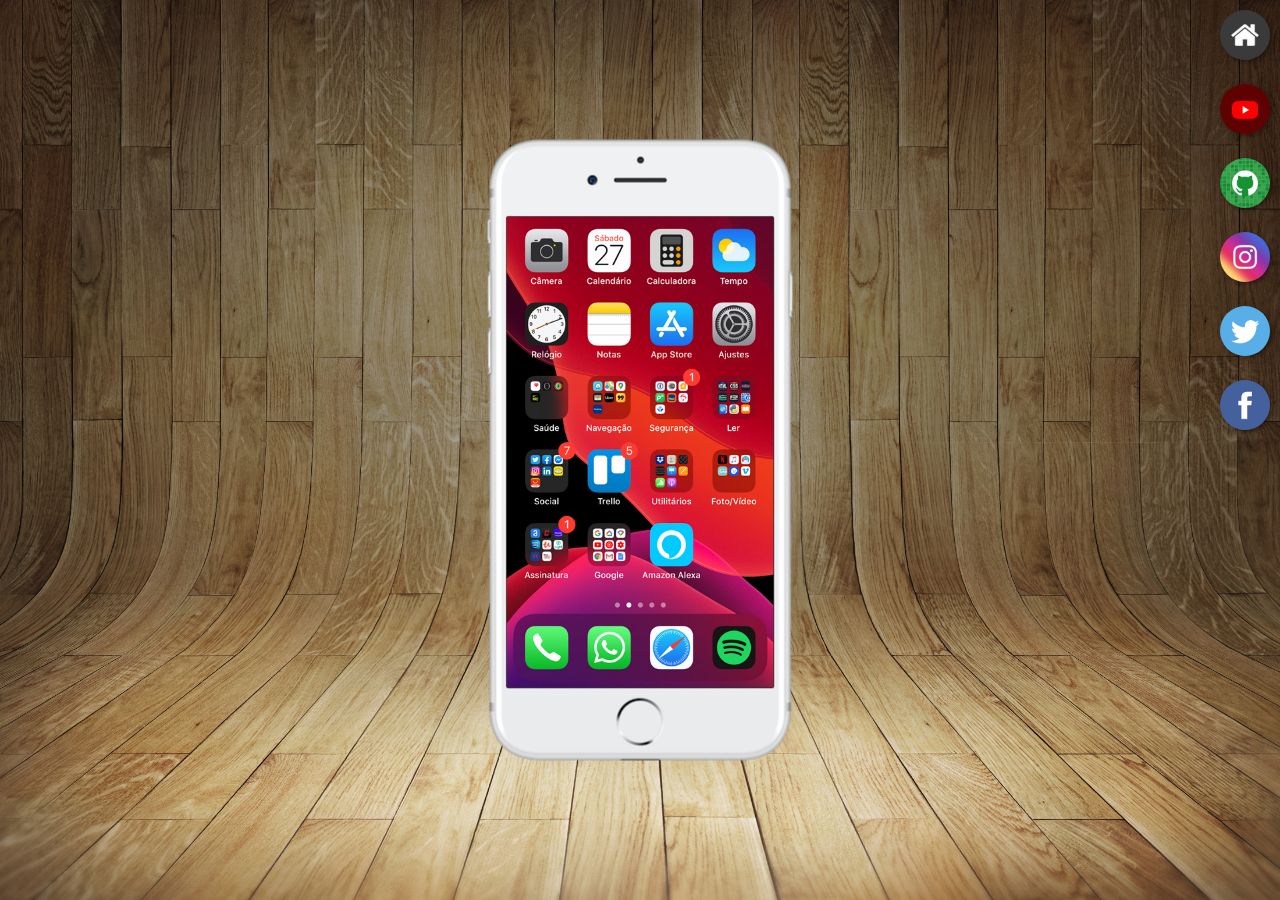
<file: index.html>
<!DOCTYPE html>
<html lang="en">
<head>
    <meta charset="UTF-8">
    <meta http-equiv="X-UA-Compatible" content="IE=edge">
    <meta name="viewport" content="width=device-width, initial-scale=1.0">
    <link rel="shortcut icon" href="favicon.ico" type="image/x-icon">
    <link rel="stylesheet" href="estilos/style.css">
    <title>Projeto Redes Socias forcado </title>
</head>
<body>
    <main>
        <section id="telefone">
            <iframe src="home.html" name="tela" id="tela" frameborder="0"></iframe>
        </section>
        <section id="redes-sociais">
            <a href="home.html" target="tela"><img src="imagens/logo-home.jpg" alt="Home"></a><br>
            <a href="youtube.html" target="tela"><img src="imagens/logo-youtube.jpg" alt="Youtube"></a><br>
            <a href="github.html" target="tela"><img src="imagens/logo-github.jpg" alt="Github"></a><br>
            <a href="instagram.html" target="tela"><img src="imagens/logo-instagram.jpg" alt="instagram"></a><br>
            <a href="twitter.html" target="tela"><img src="imagens/logo-twitter.jpg" alt="Twitter"></a><br>
            <a href="facebook.html" target="tela"><img src="imagens/logo-facebook.jpg" alt="Facebook"></a><br>
        </section>
    </main>
</body>
</html>
</file>
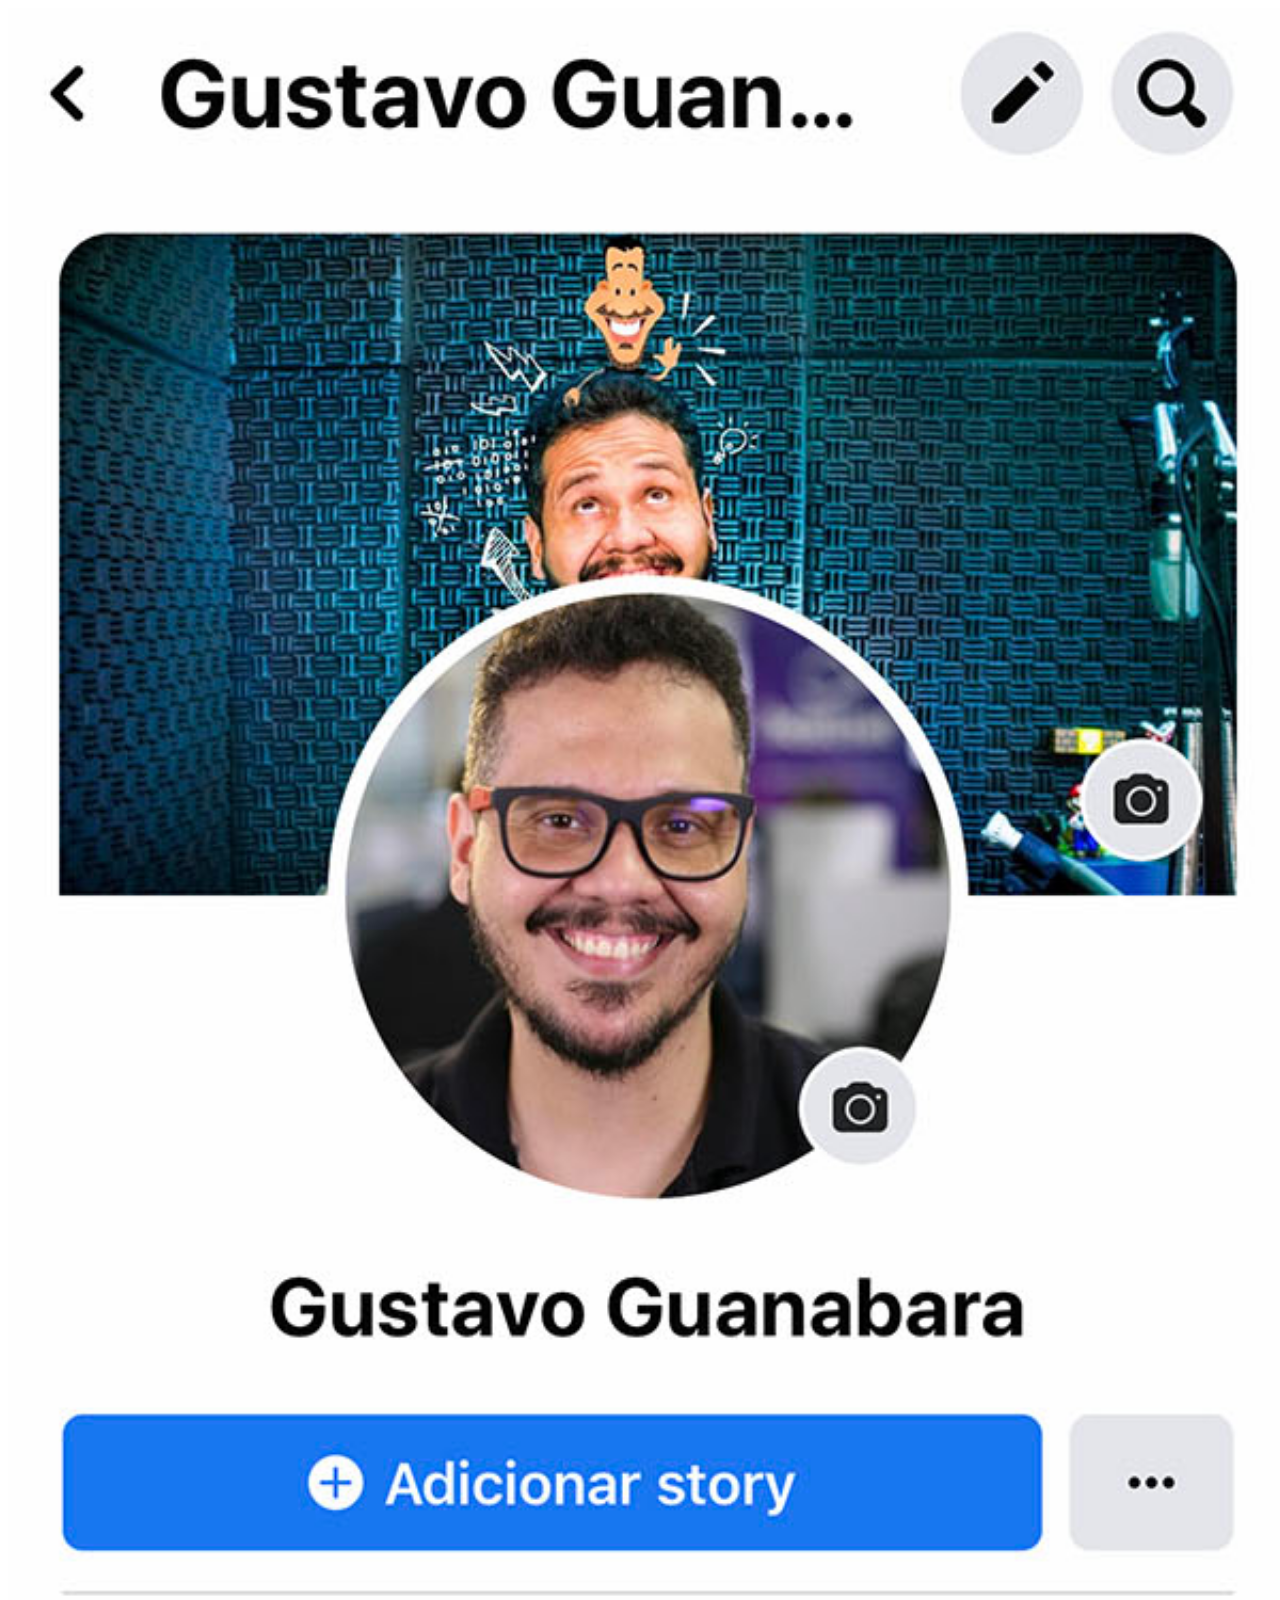
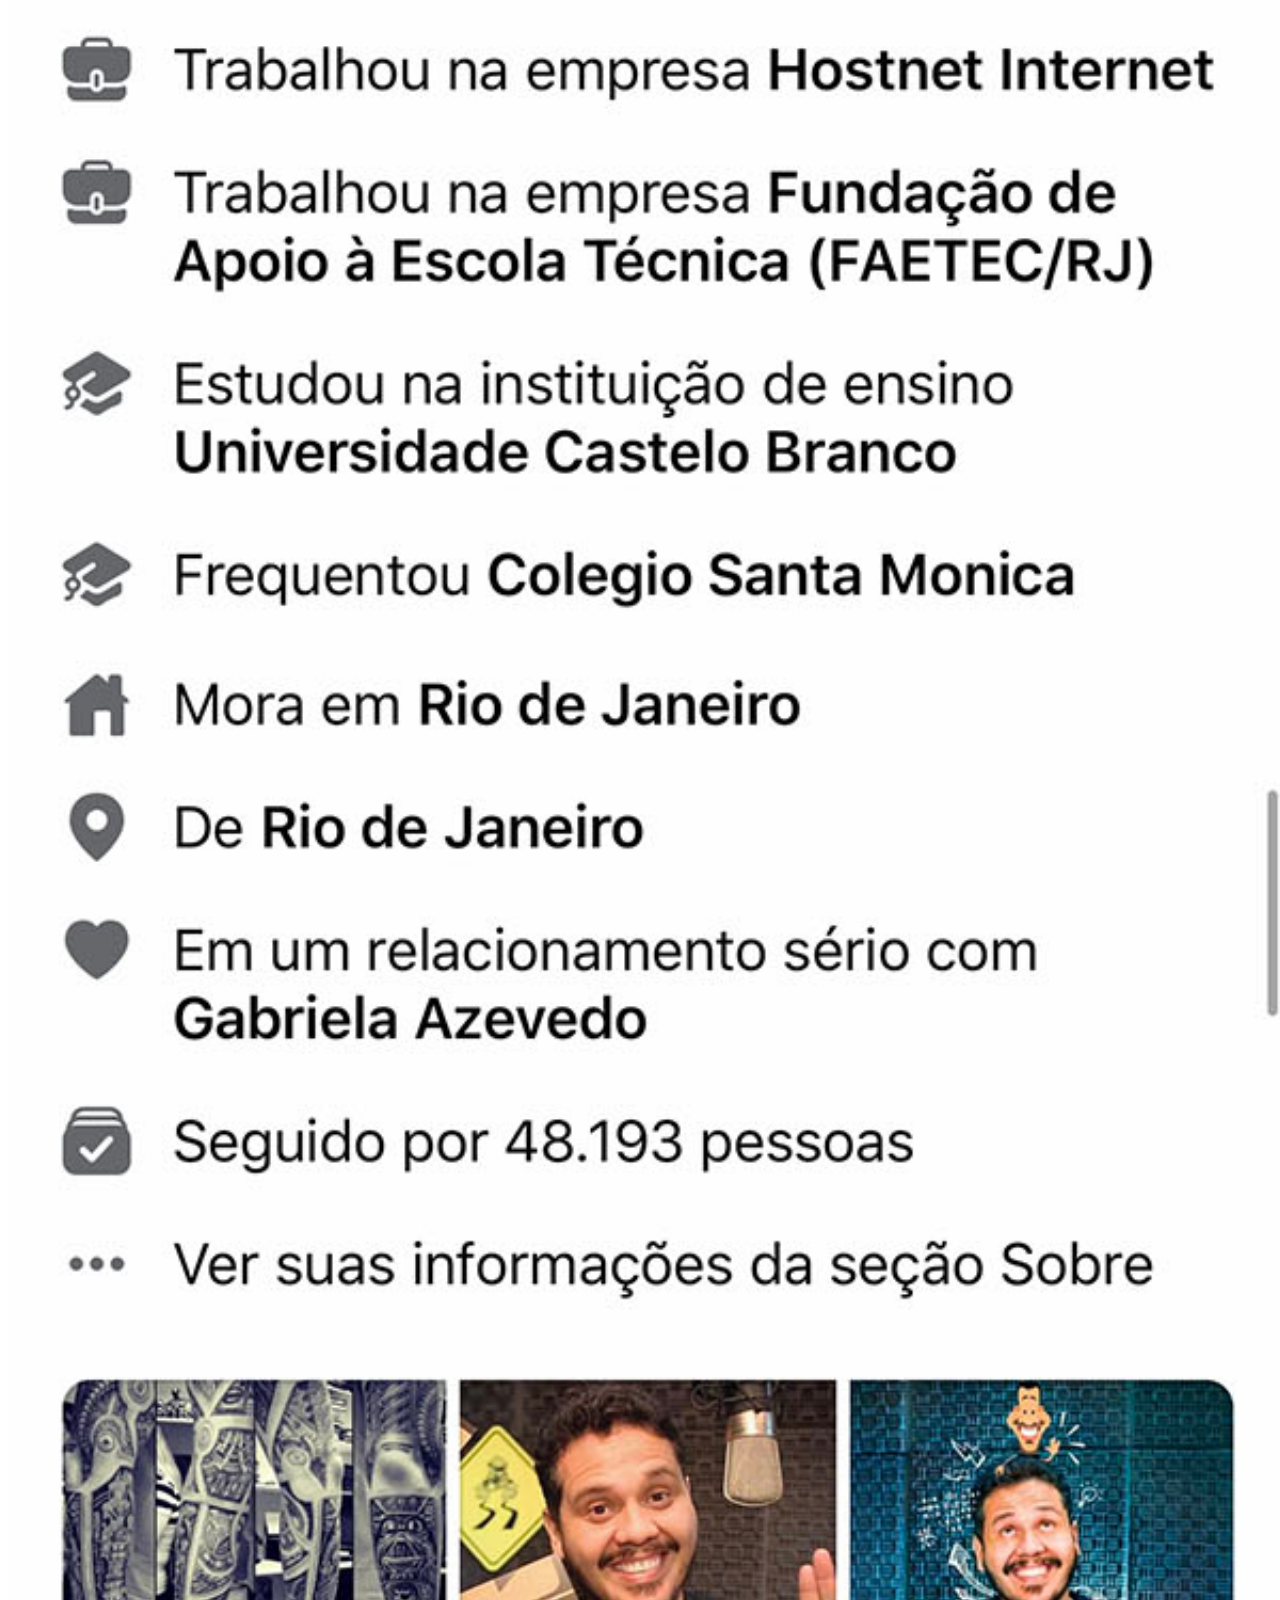
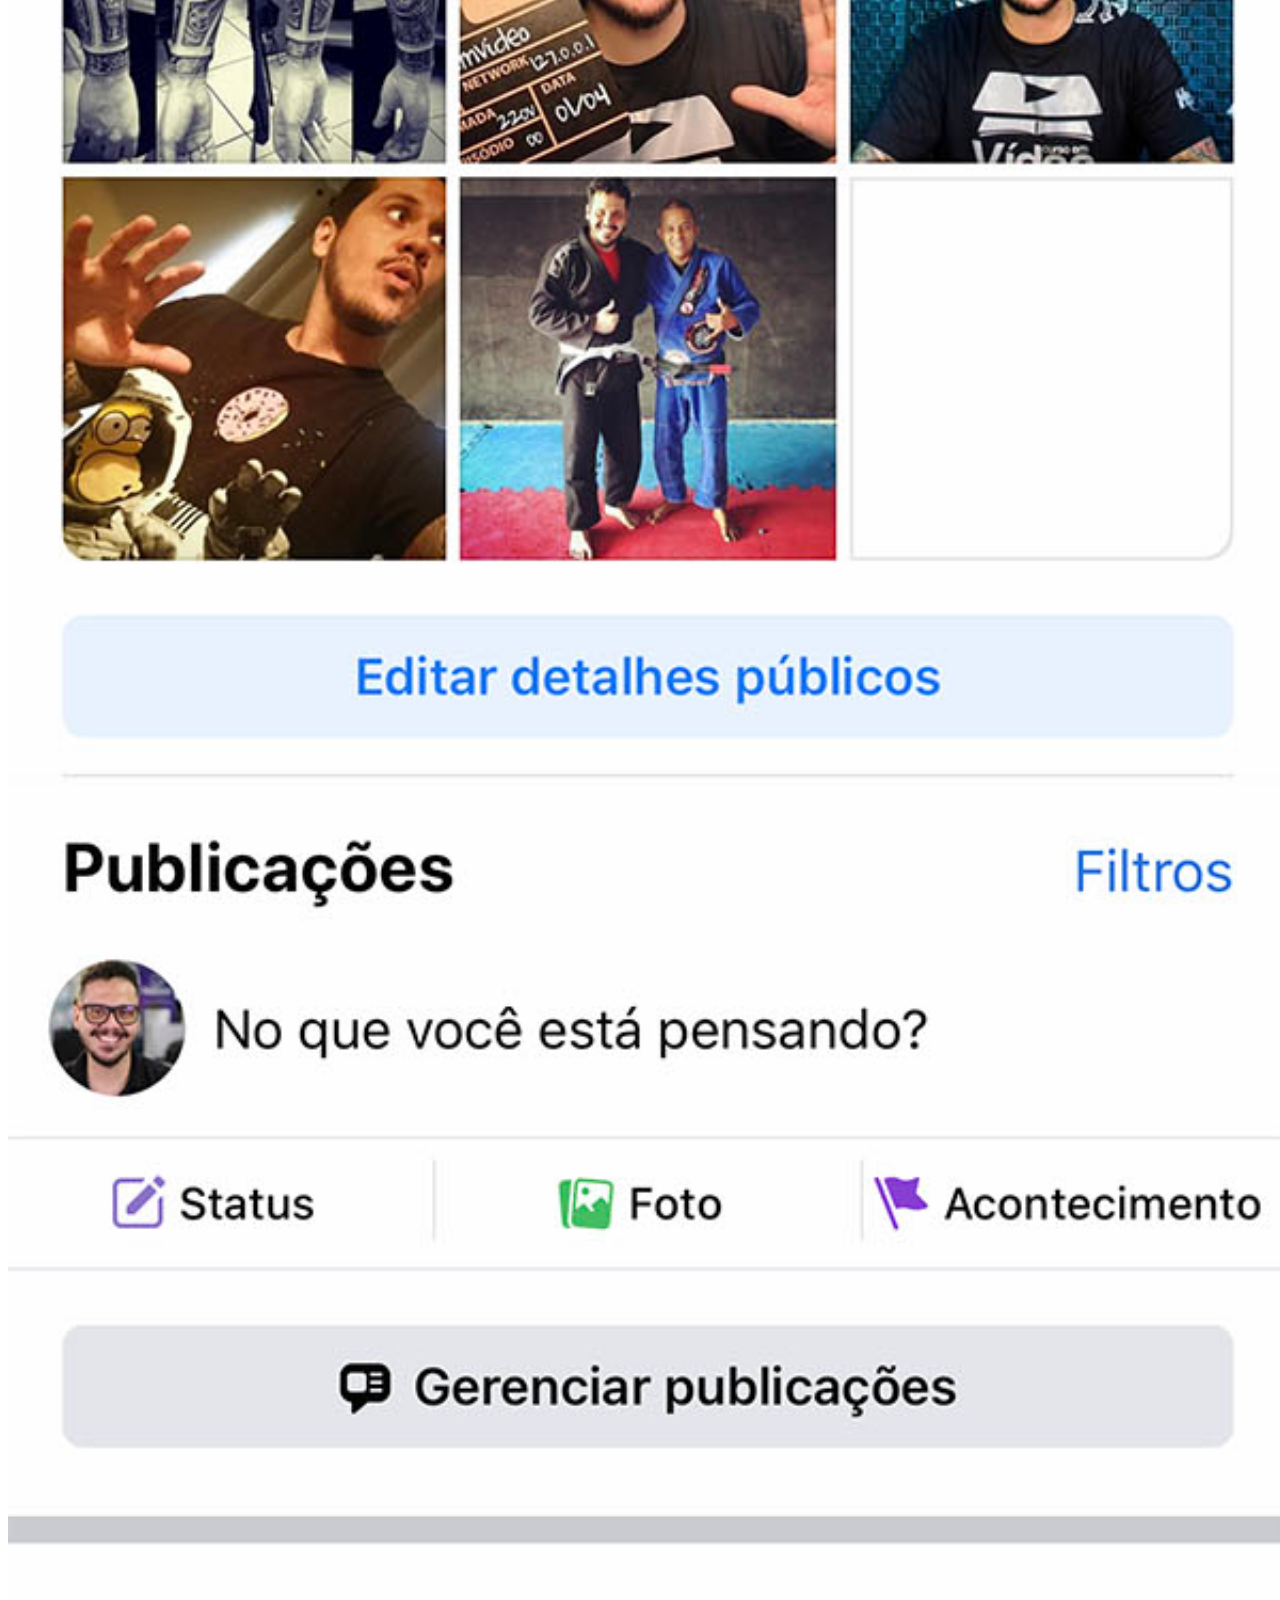
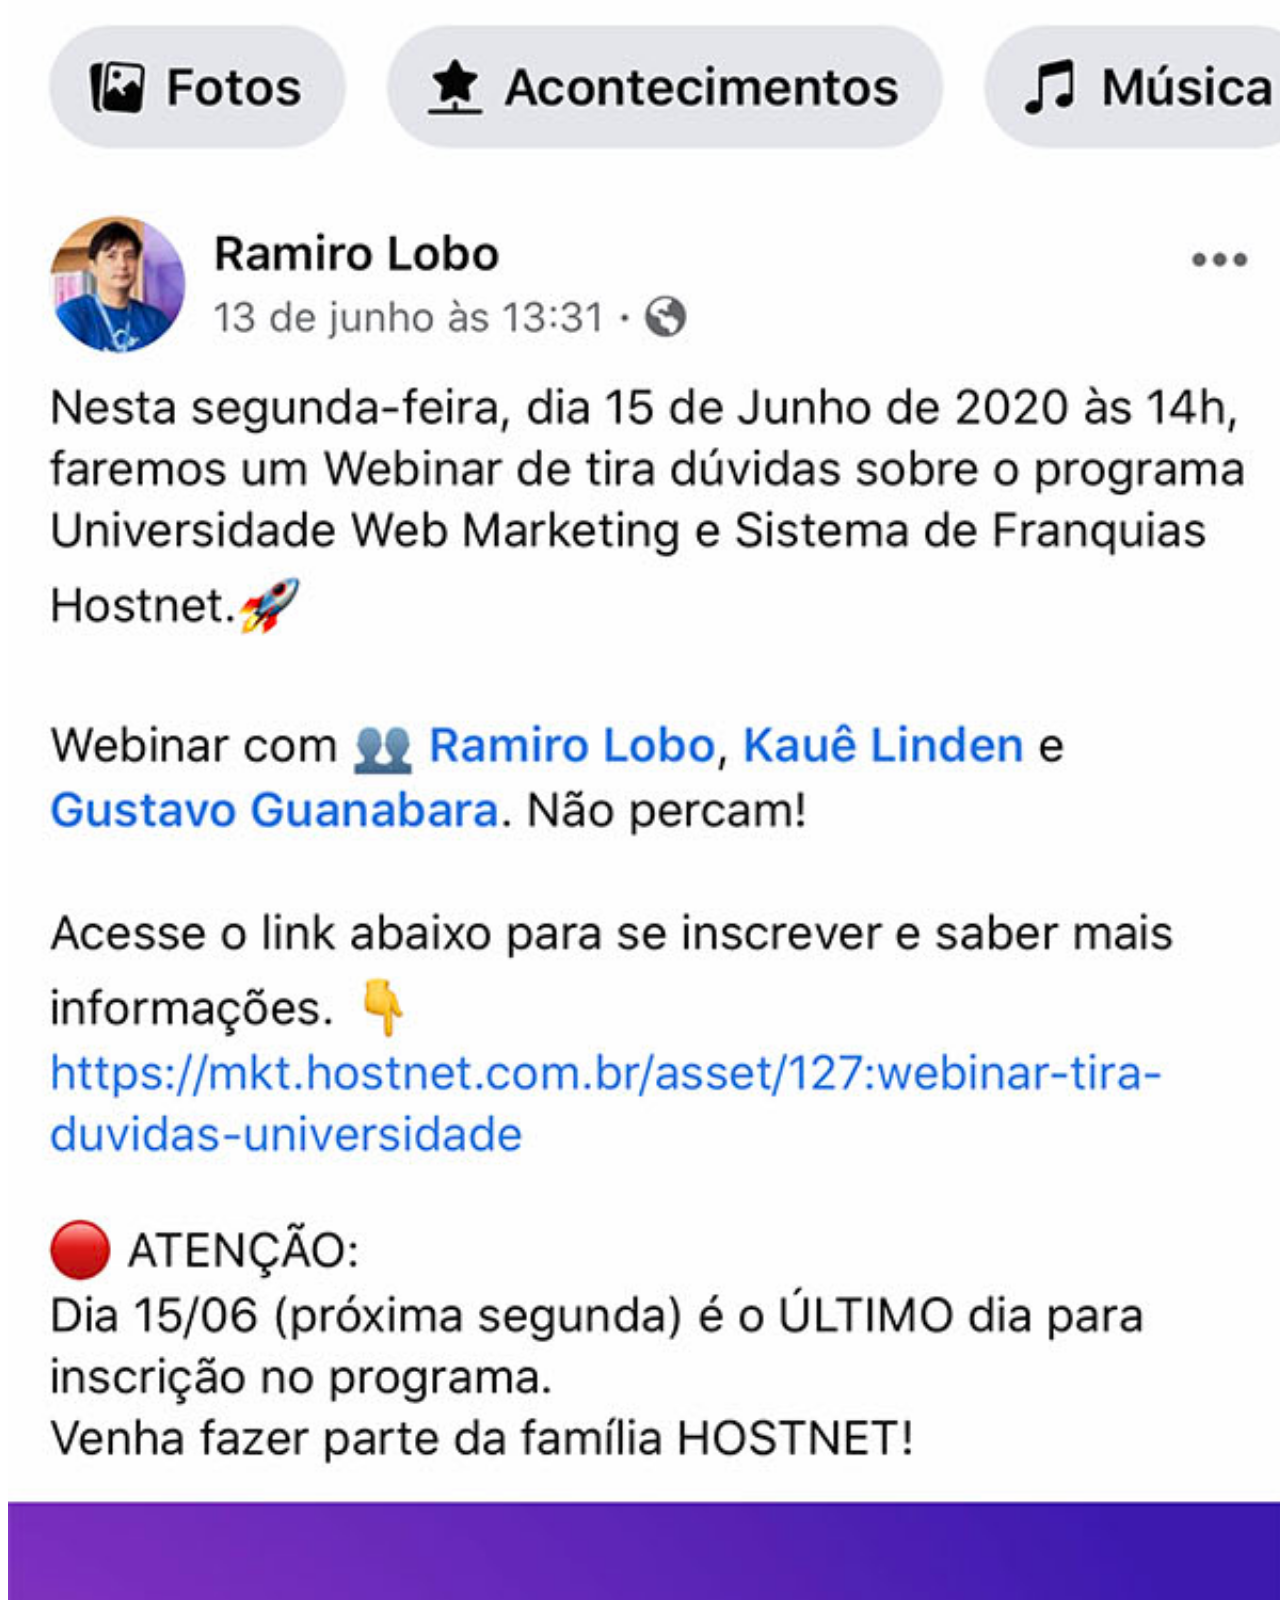
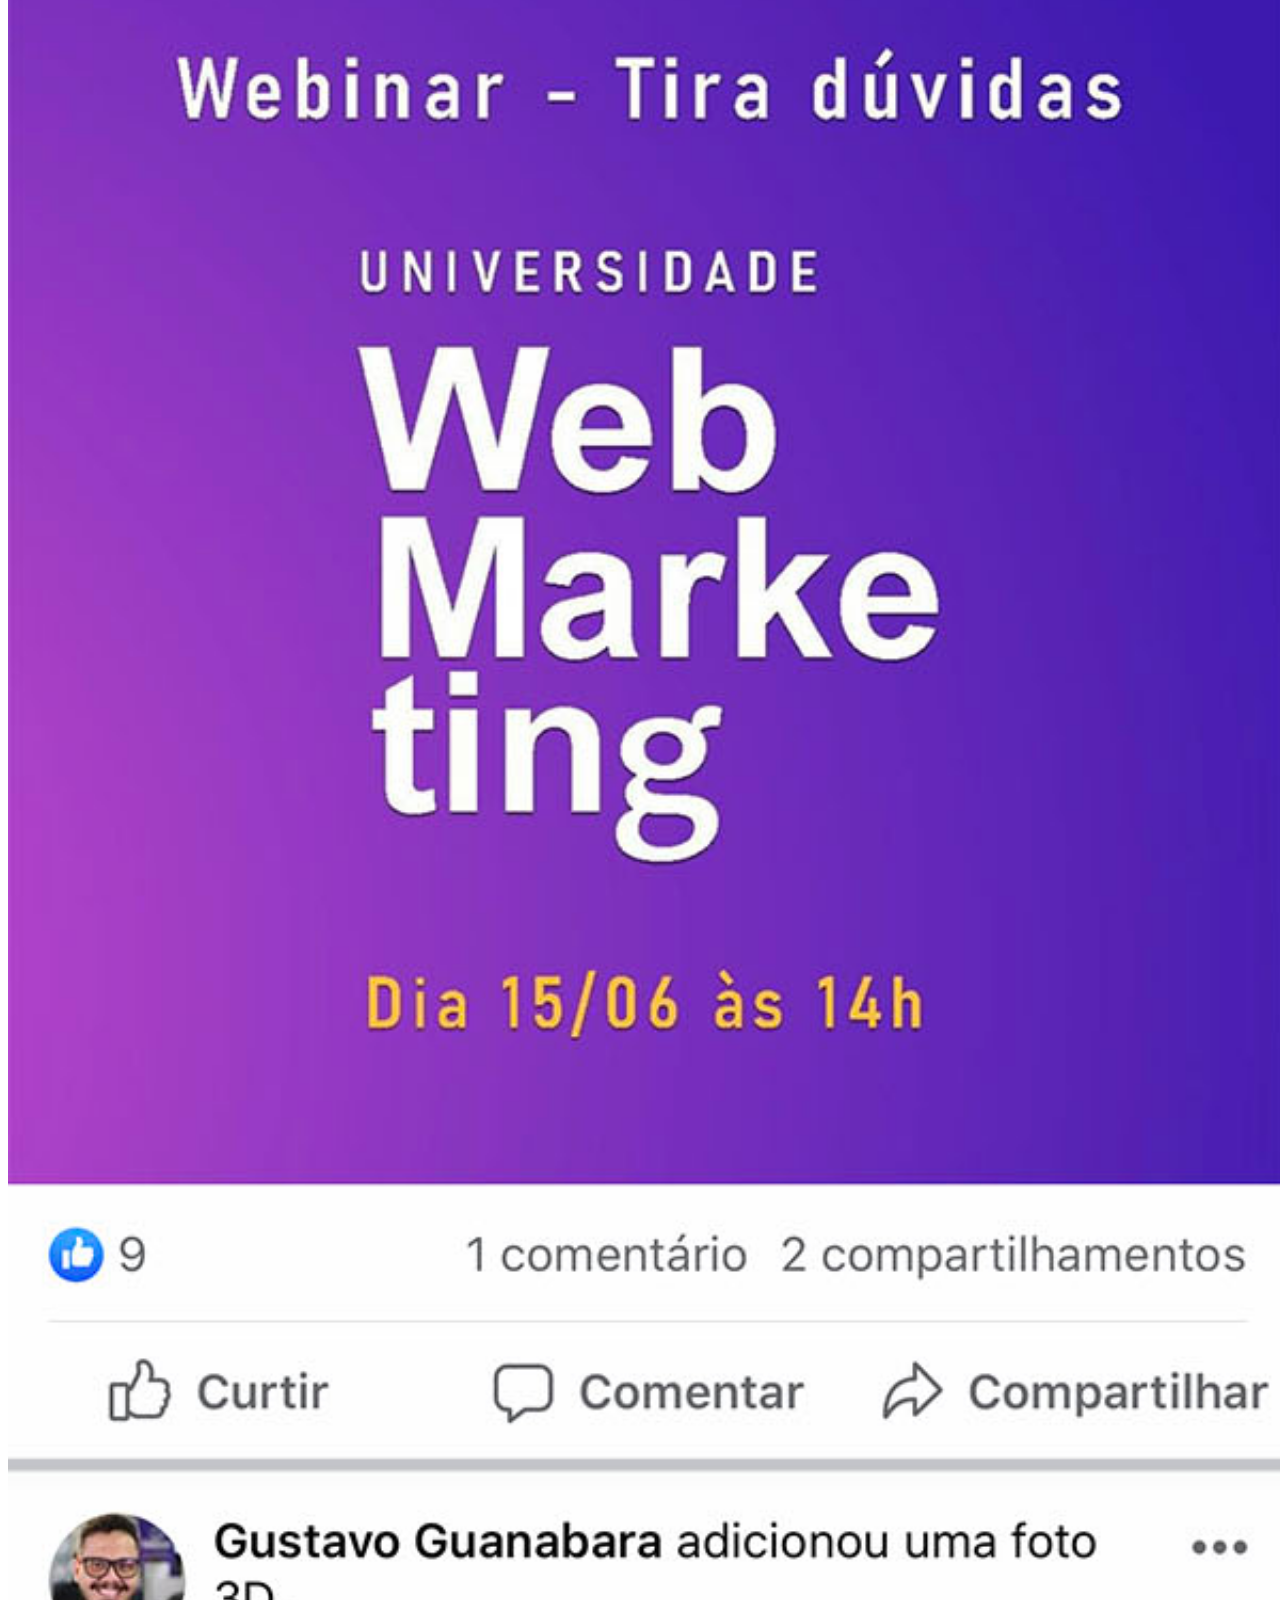
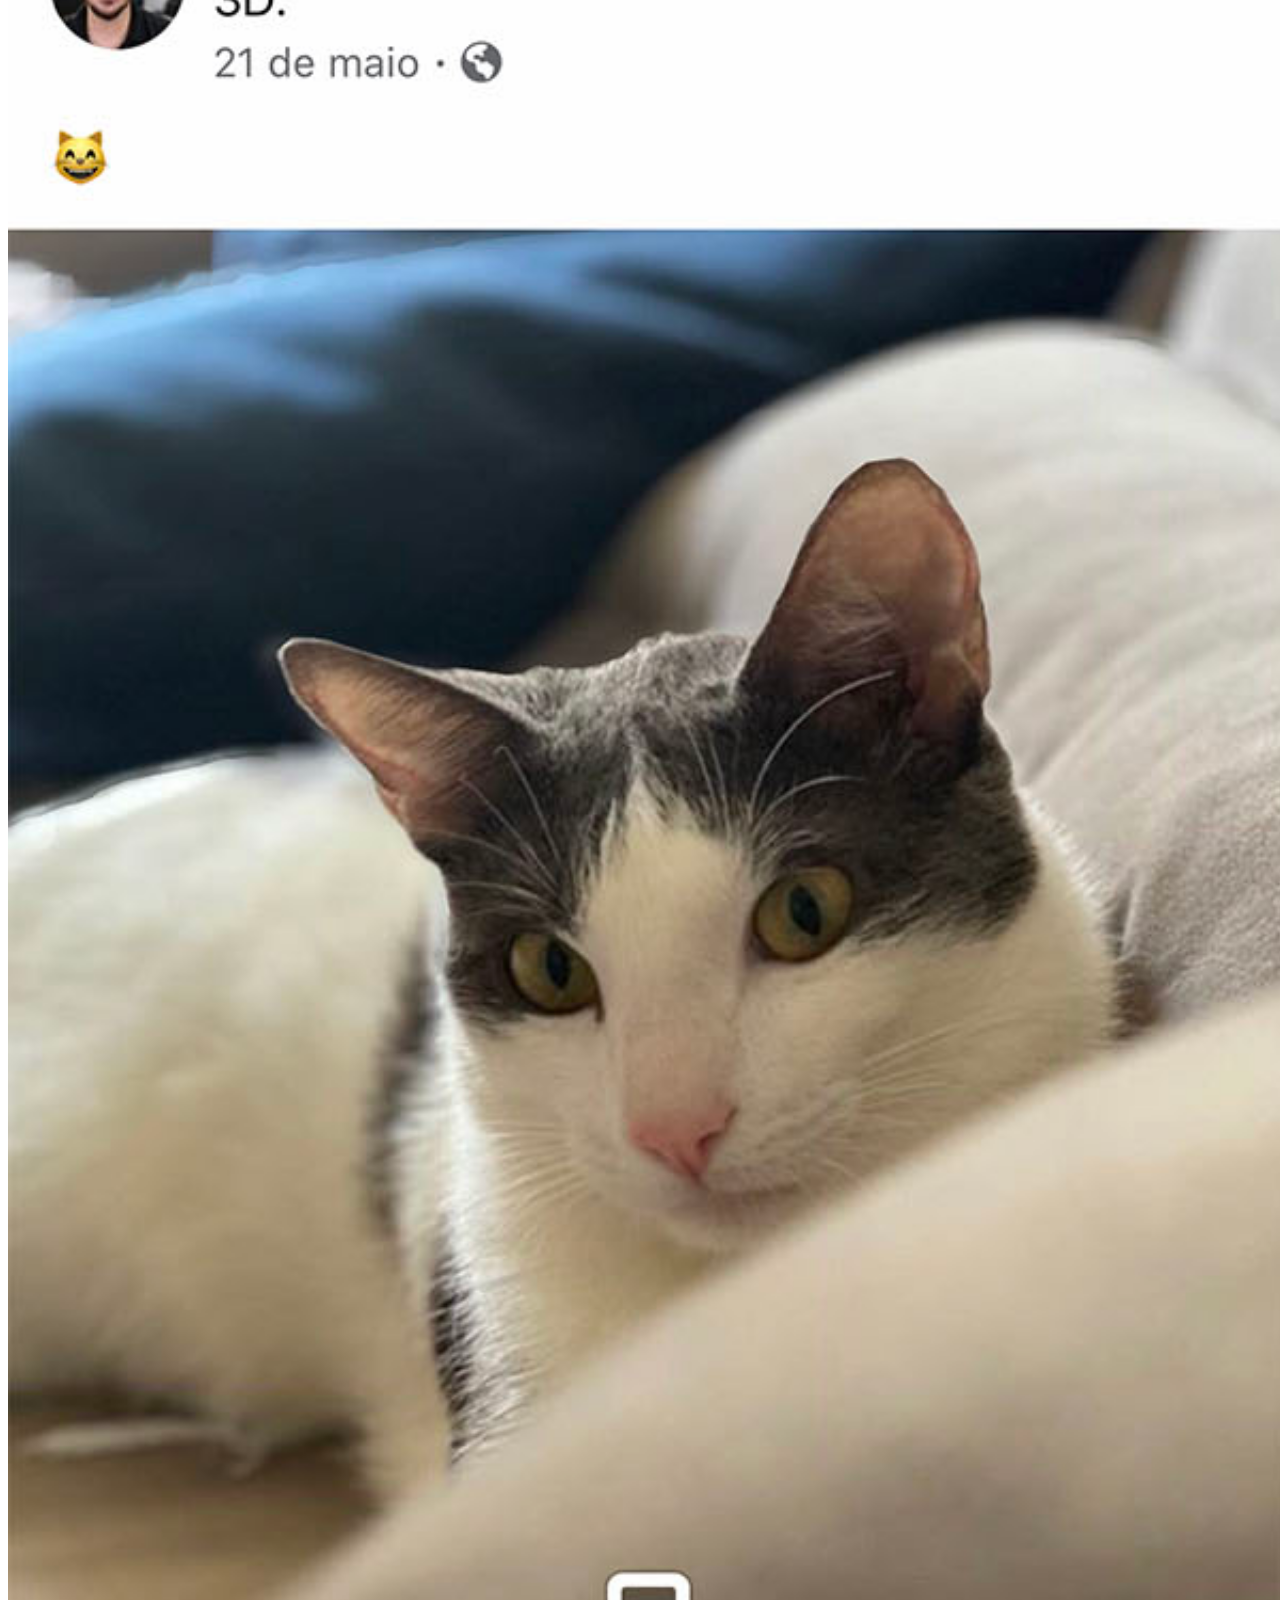
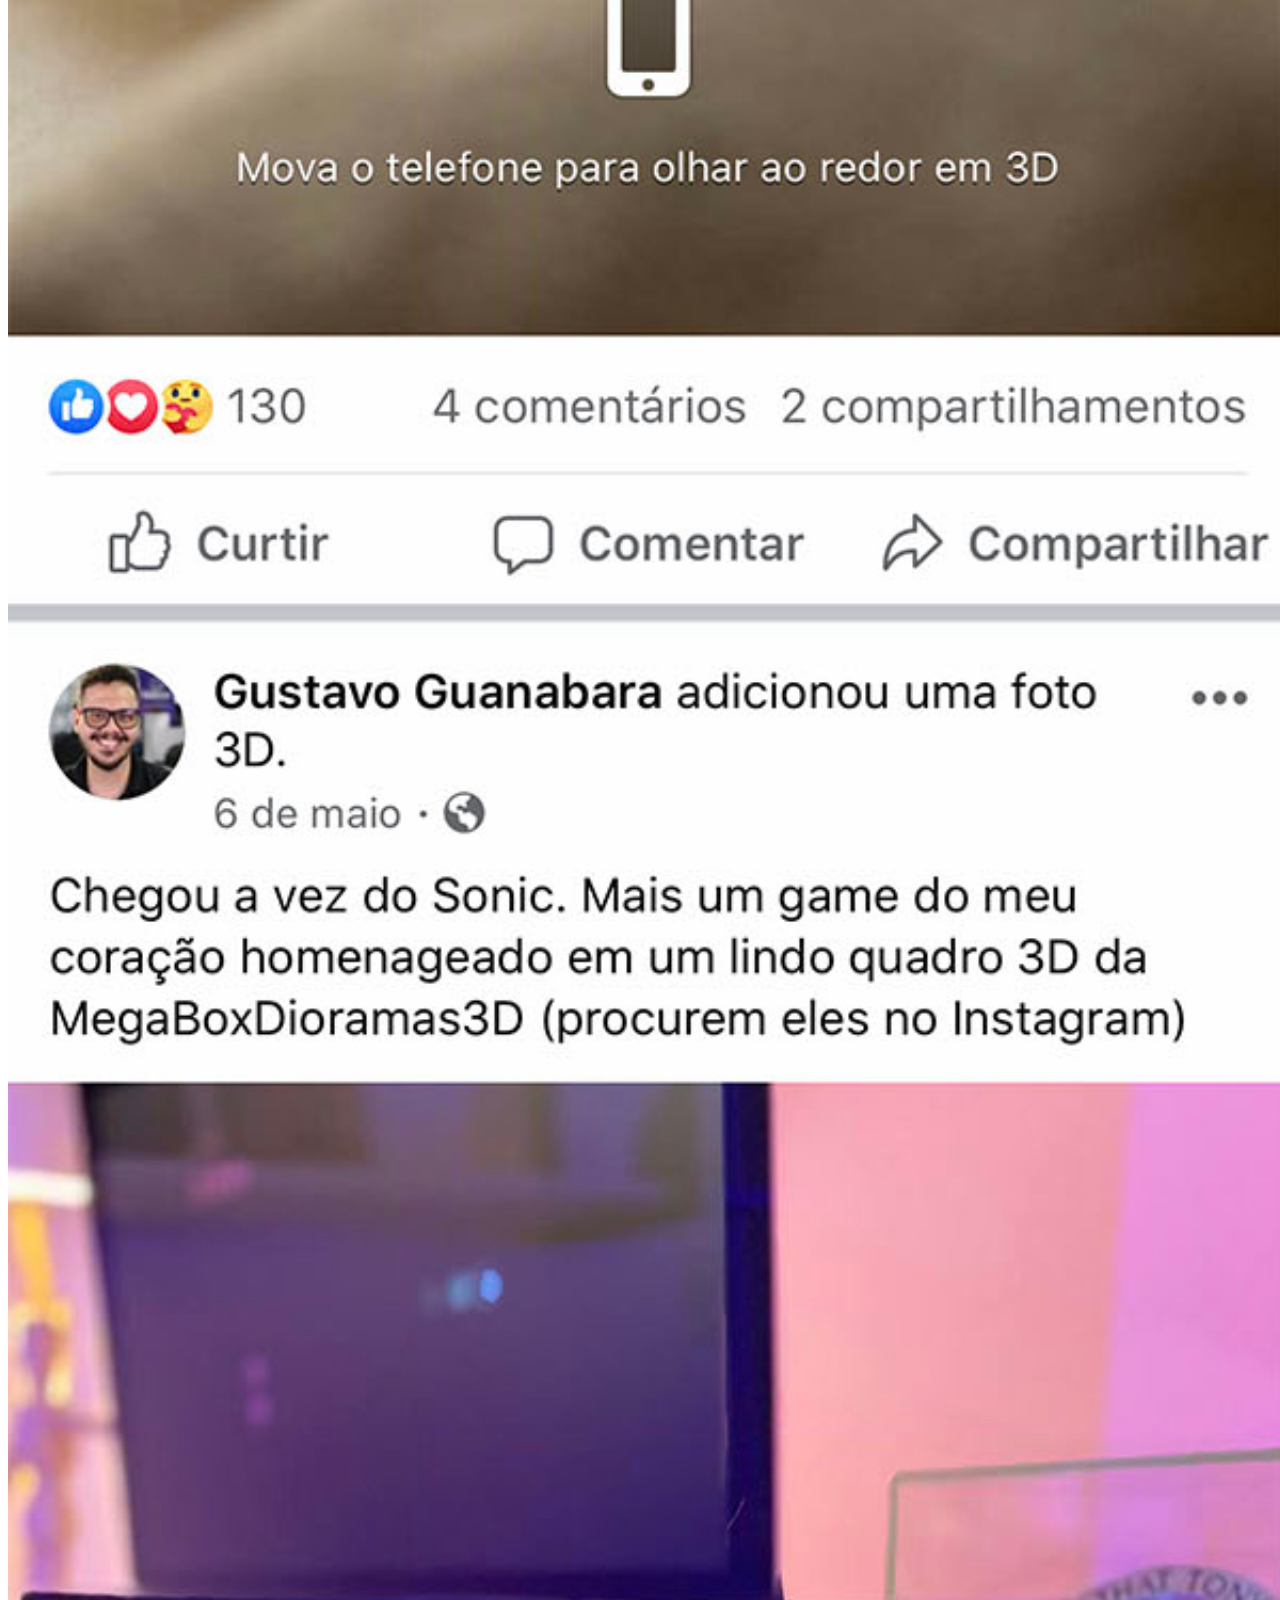
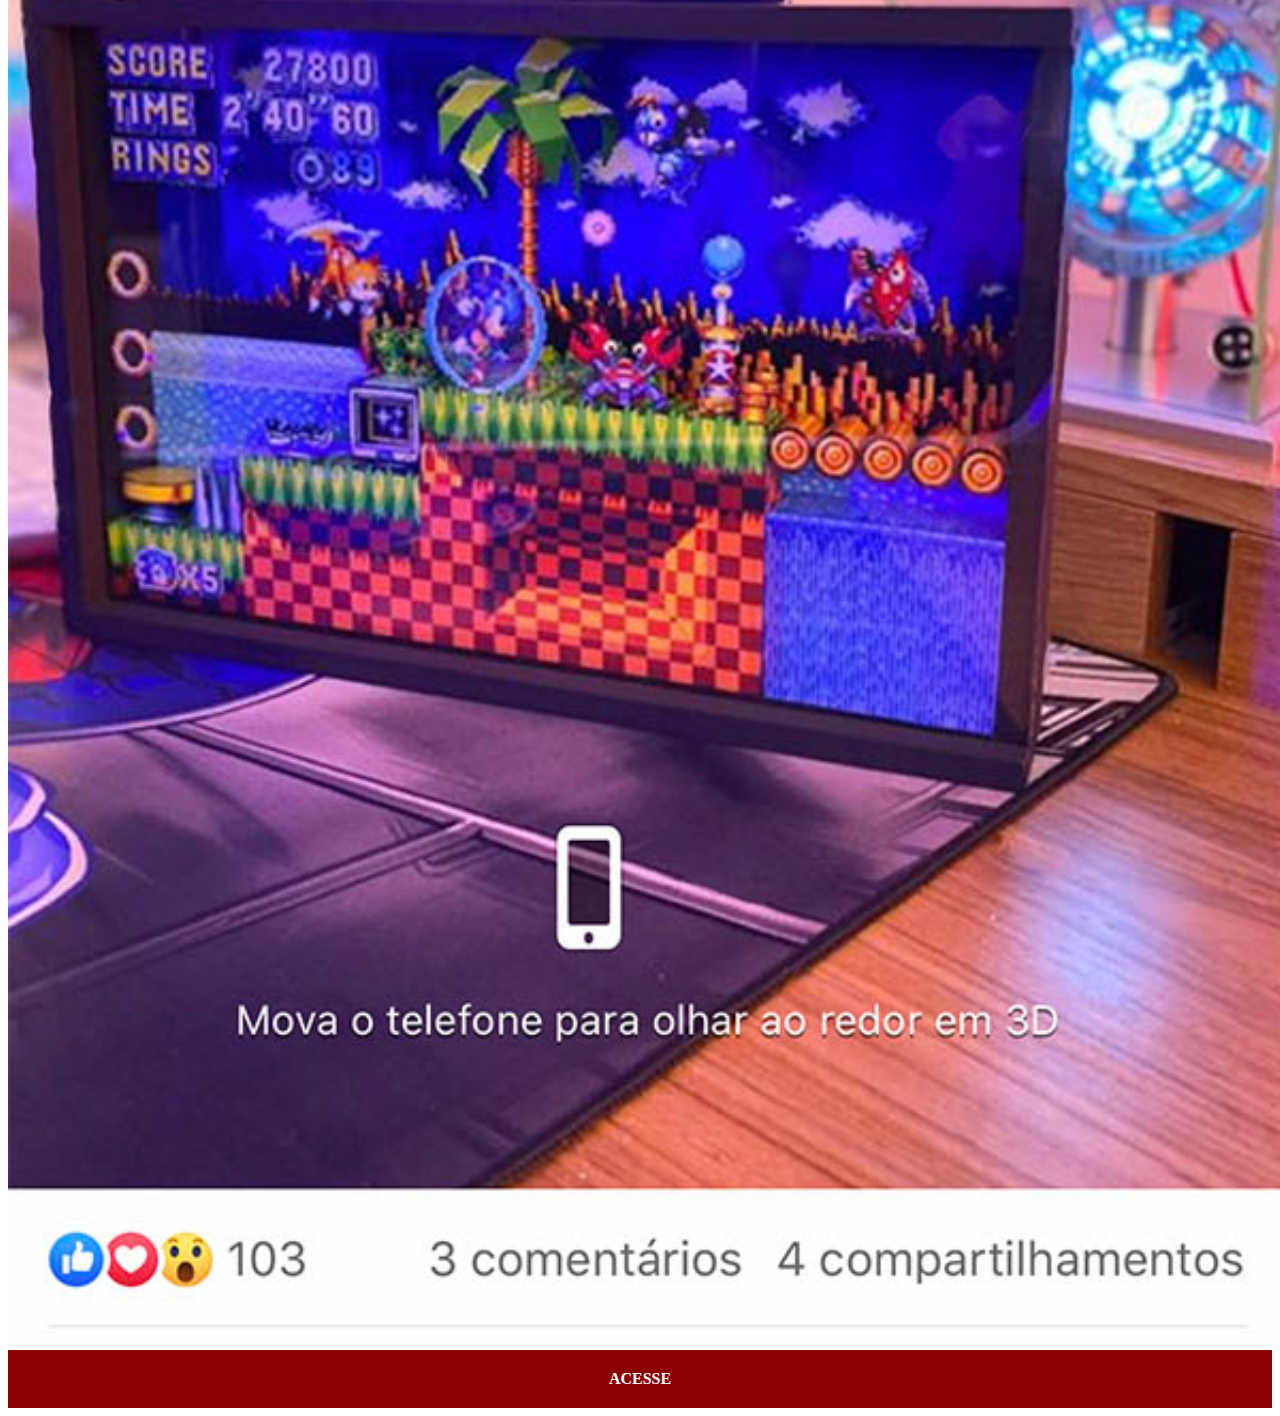
<file: facebook.html>
<!DOCTYPE html>
<html lang="pt-br">
<head>
    <meta charset="UTF-8">
    <meta http-equiv="X-UA-Compatible" content="IE=edge">
    <meta name="viewport" content="width=device-width, initial-scale=1.0">
    <title>Facebook</title>
    <link rel="stylesheet" href="estilos/social.css">
</head>
<body>
    <img src="imagens/tela-facebook.jpg" alt="tela-github"><a href="https://www.facebook.com/ramonsantos.32   " target="_blank">ACESSE</a>
</body>
</html>
</file>
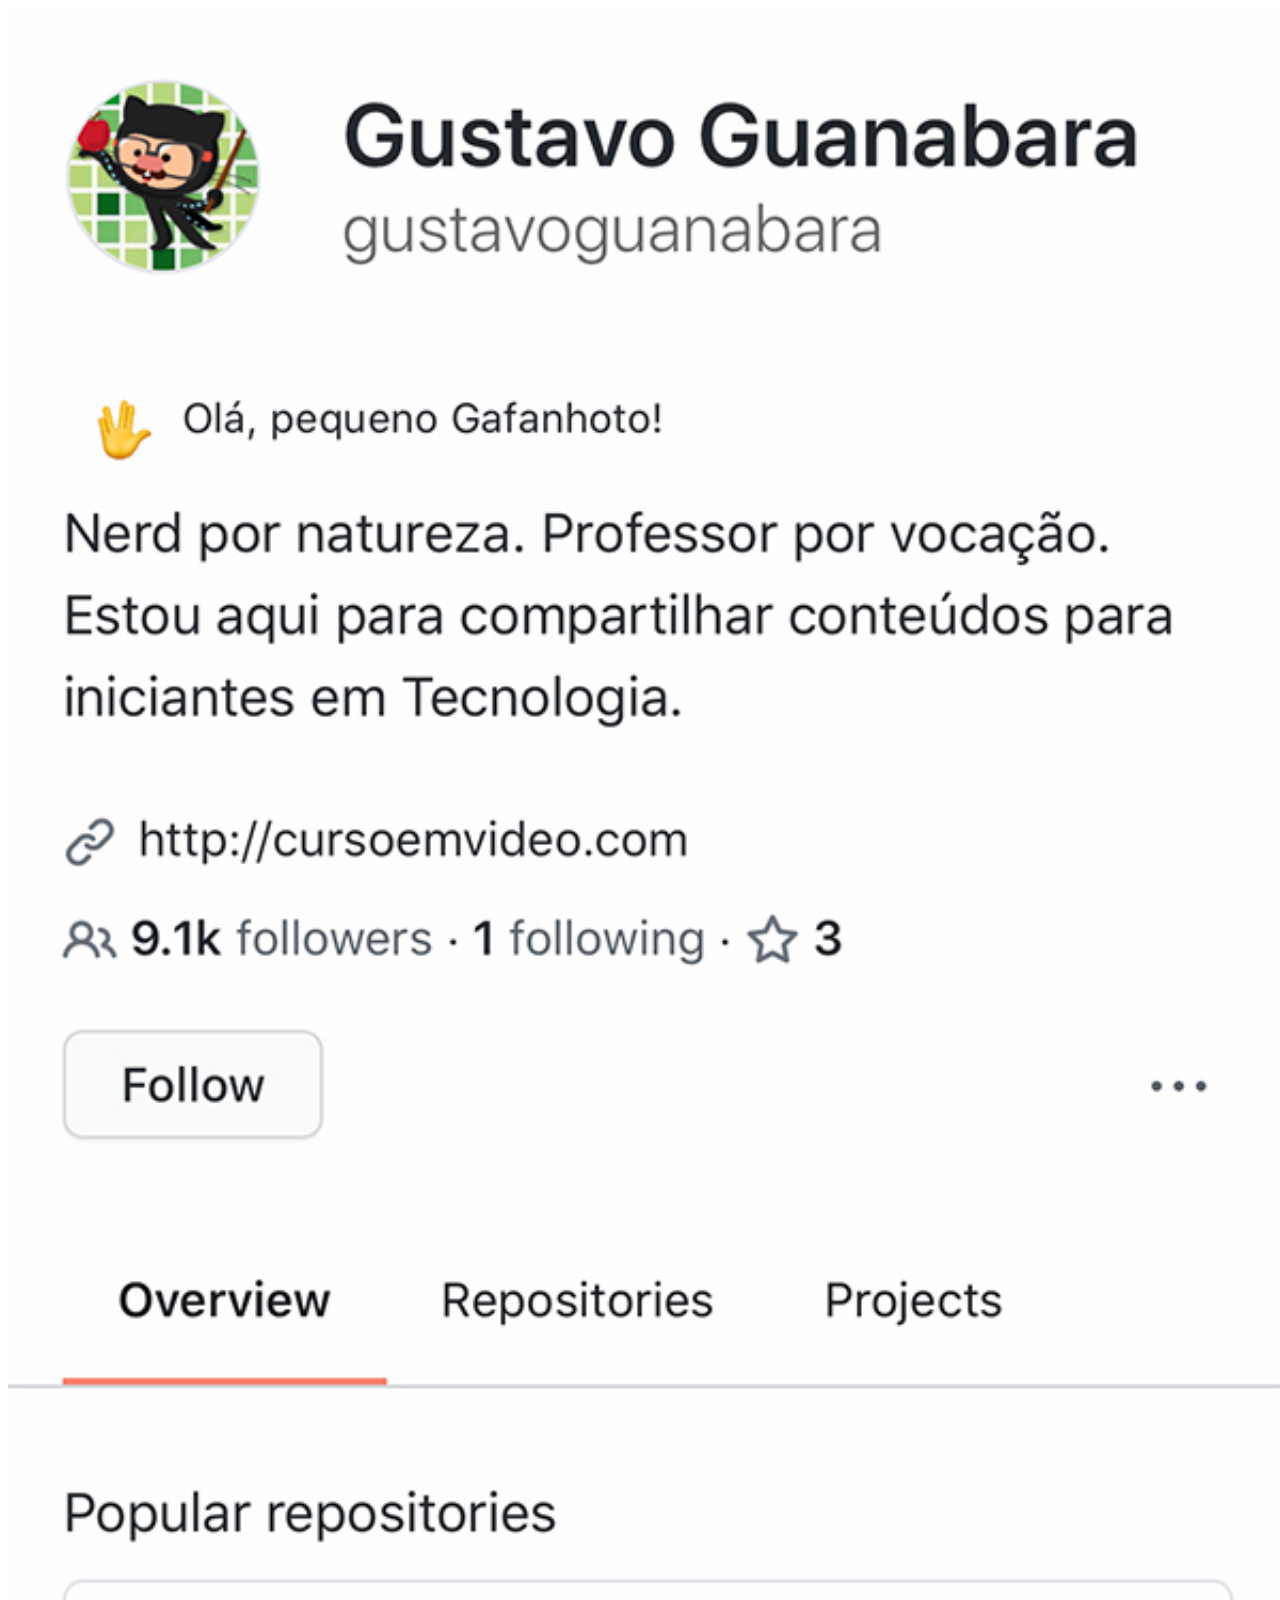
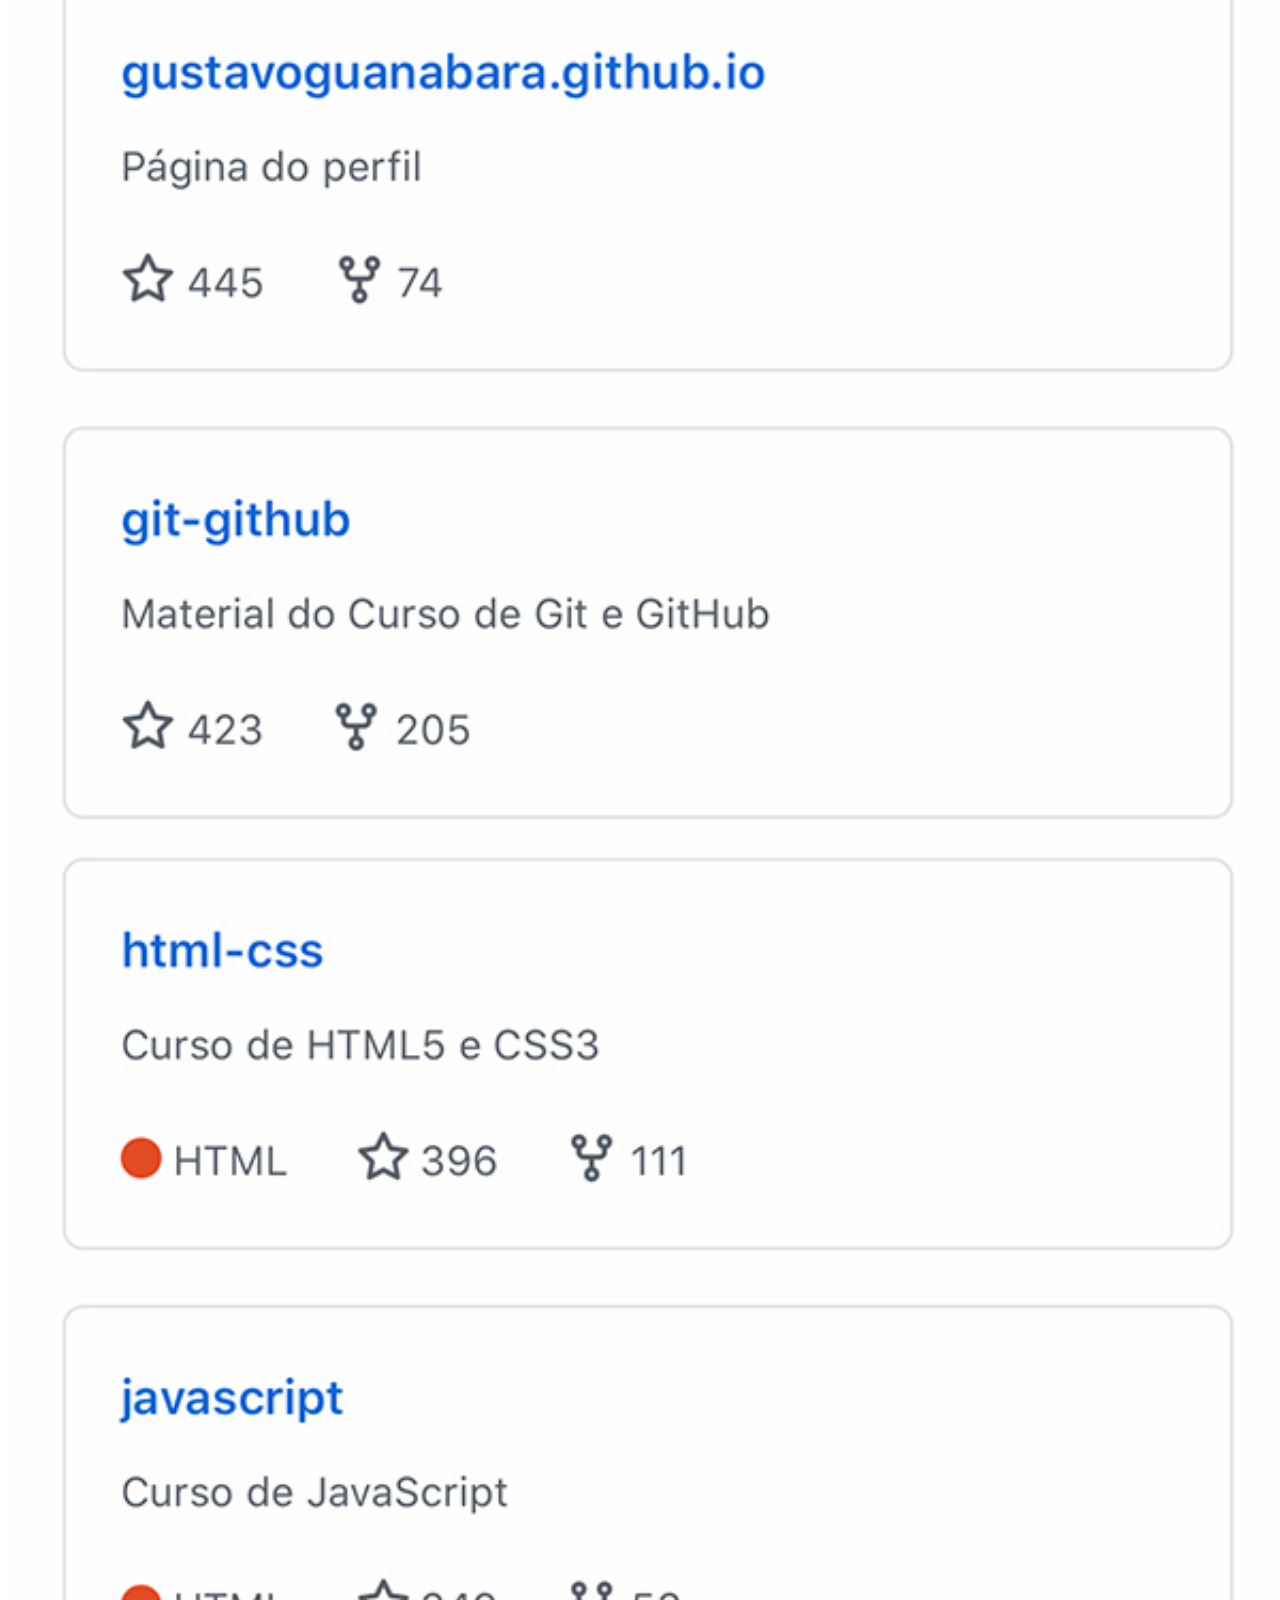
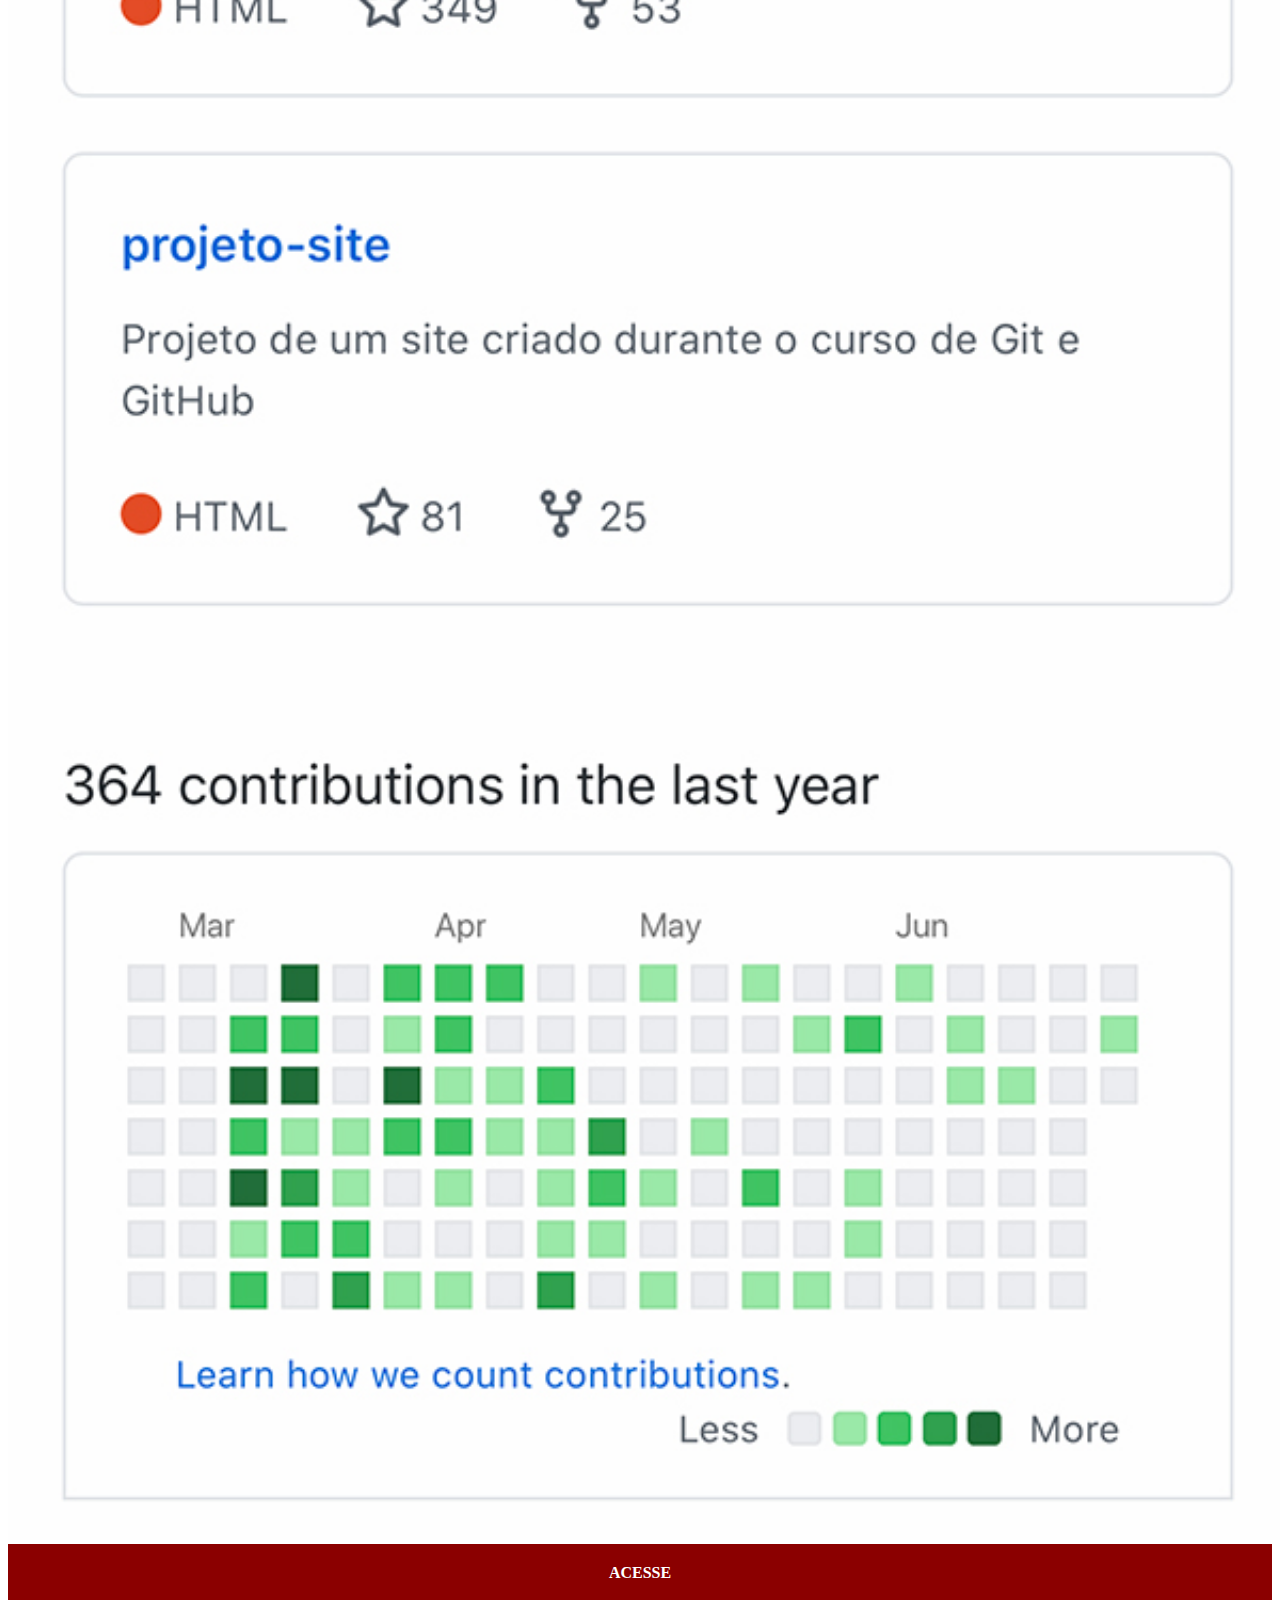
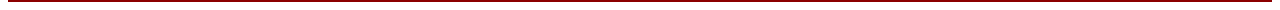
<file: github.html>
<!DOCTYPE html>
<html lang="pt-br">
<head>
    <meta charset="UTF-8">
    <meta http-equiv="X-UA-Compatible" content="IE=edge">
    <meta name="viewport" content="width=device-width, initial-scale=1.0">
    <title>Github</title>
    <link rel="stylesheet" href="estilos/social.css">
</head>
<body>
    <img src="imagens/tela-github.jpg" alt="tela-github"><a href="https://github.com/ramonn76" target="_blank">ACESSE</a>
</body>
</html>
</file>
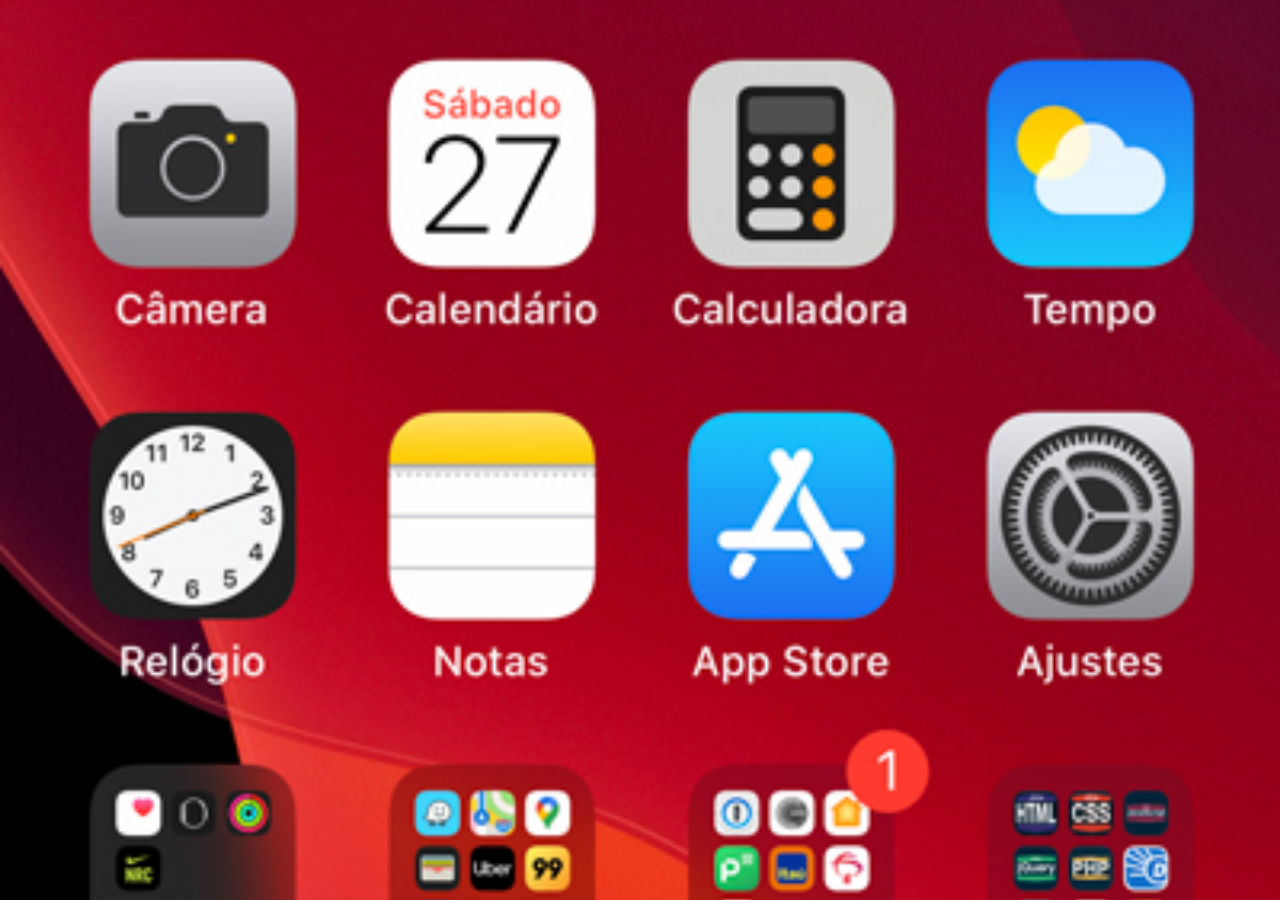
<file: home.html>
<!DOCTYPE html>
<html lang="en">
<head>
    <meta charset="UTF-8">
    <meta http-equiv="X-UA-Compatible" content="IE=edge">
    <meta name="viewport" content="width=device-width, initial-scale=1.0">
    <title>Home</title>
</head>
<style>
    *{
        margin: 0px;
        padding: 0px;
    }
    body{
        width: 100vw;
        height: 100vh;
        background: black url('imagens/tela-home.jpg') no-repeat top center;
        background-size: cover;
    }
</style>
<body>
    
</body>
</html>
</file>
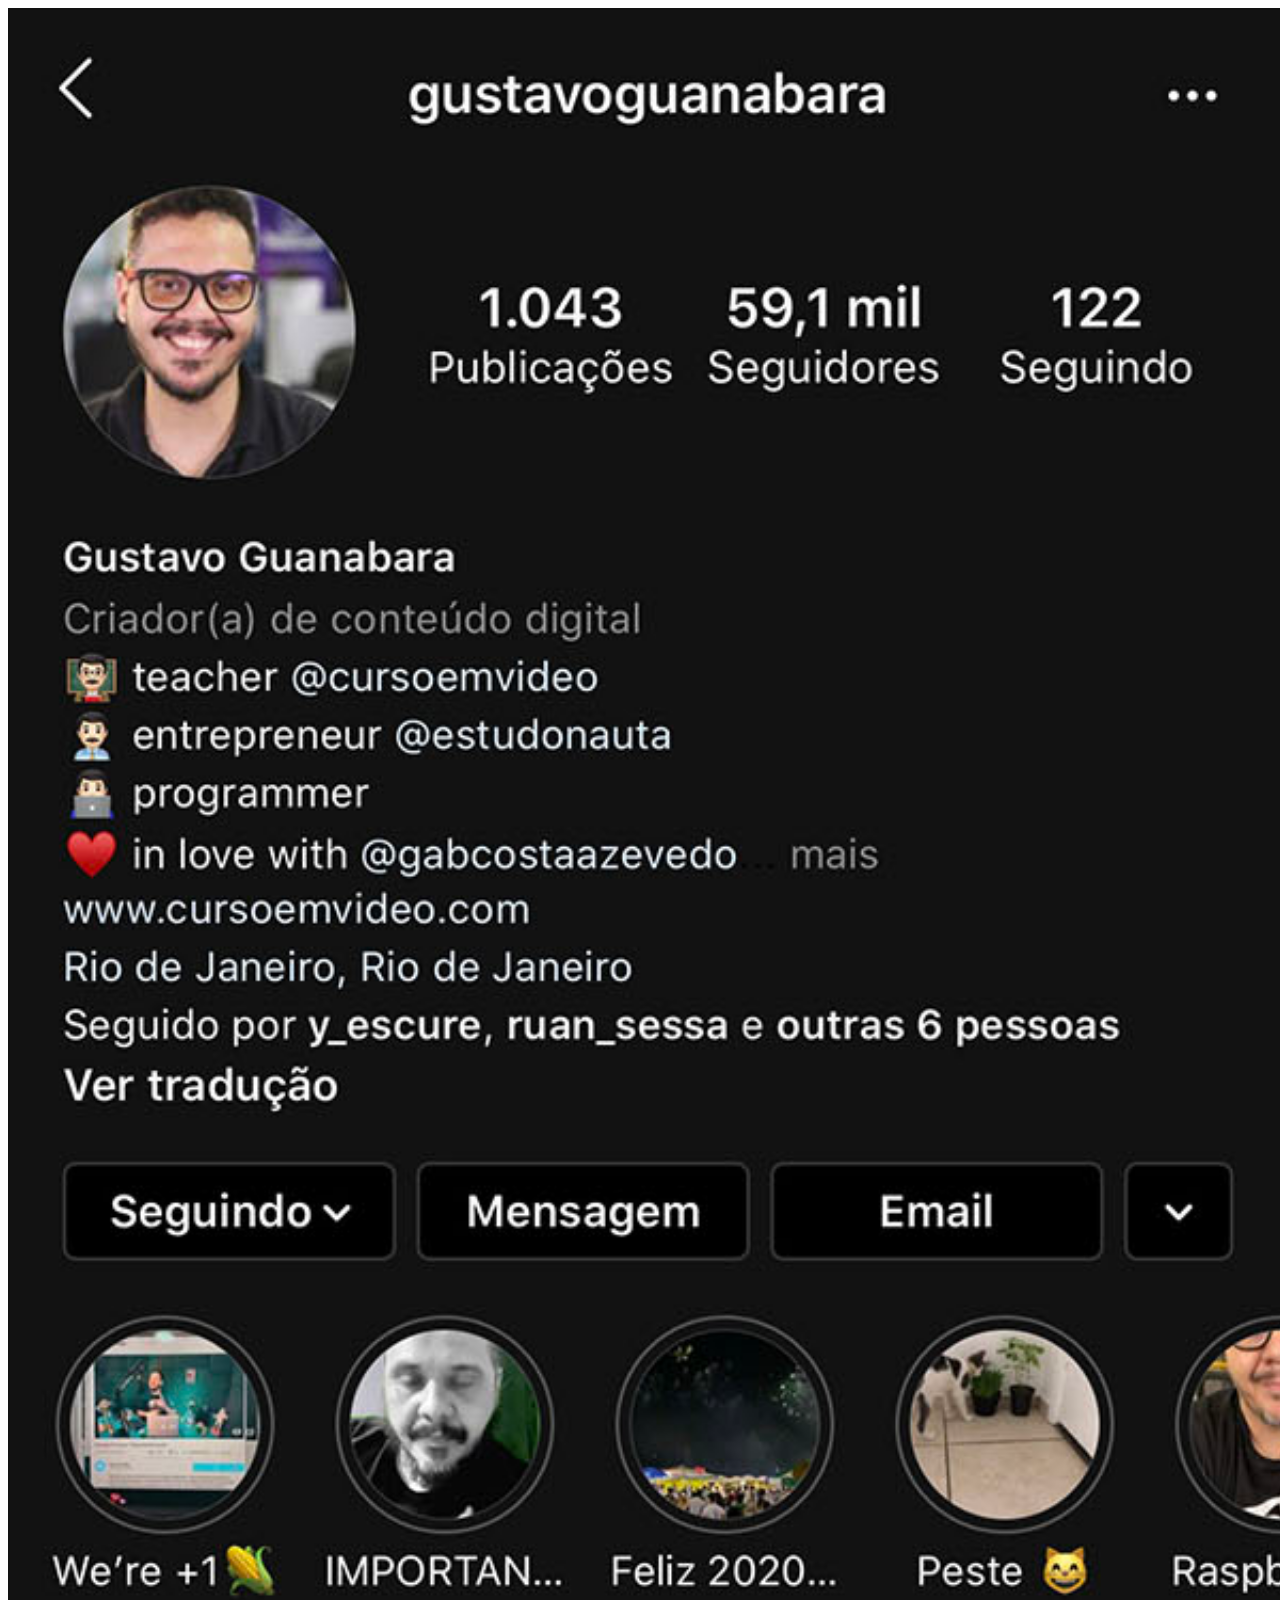
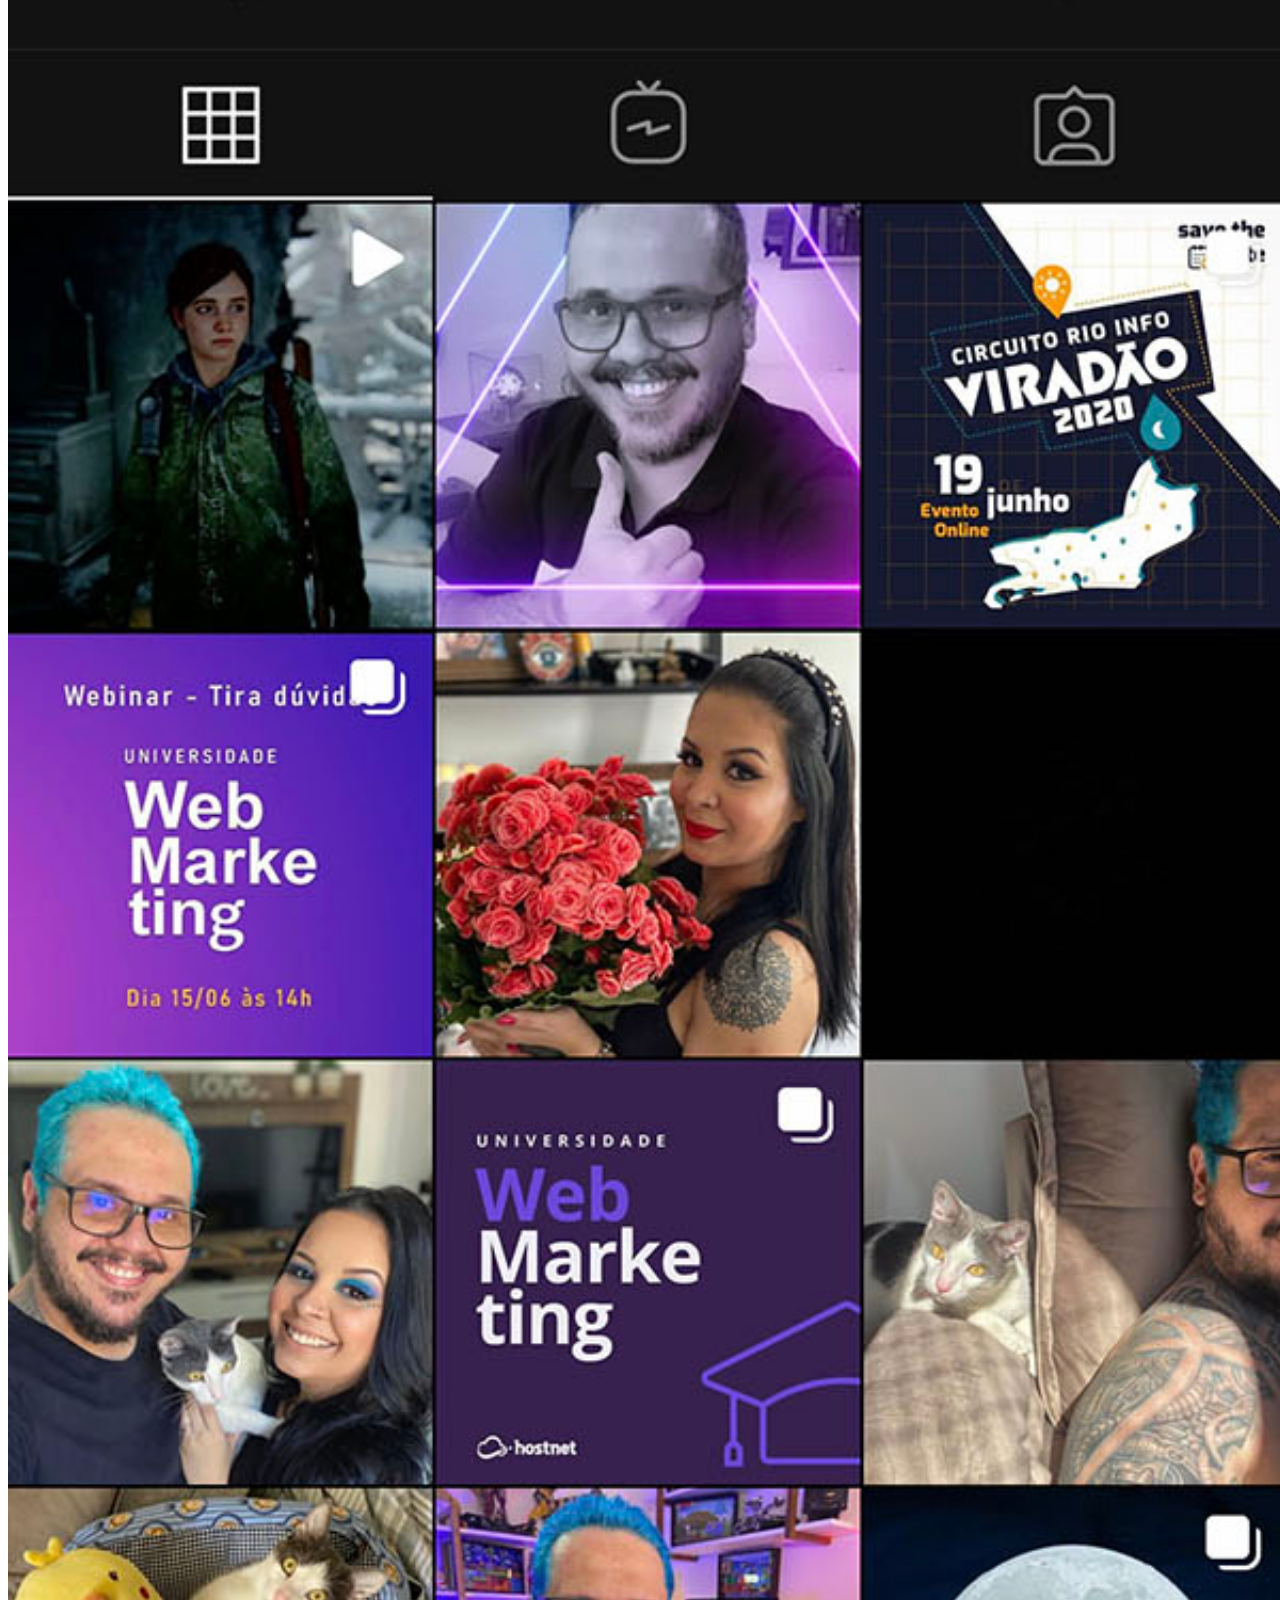
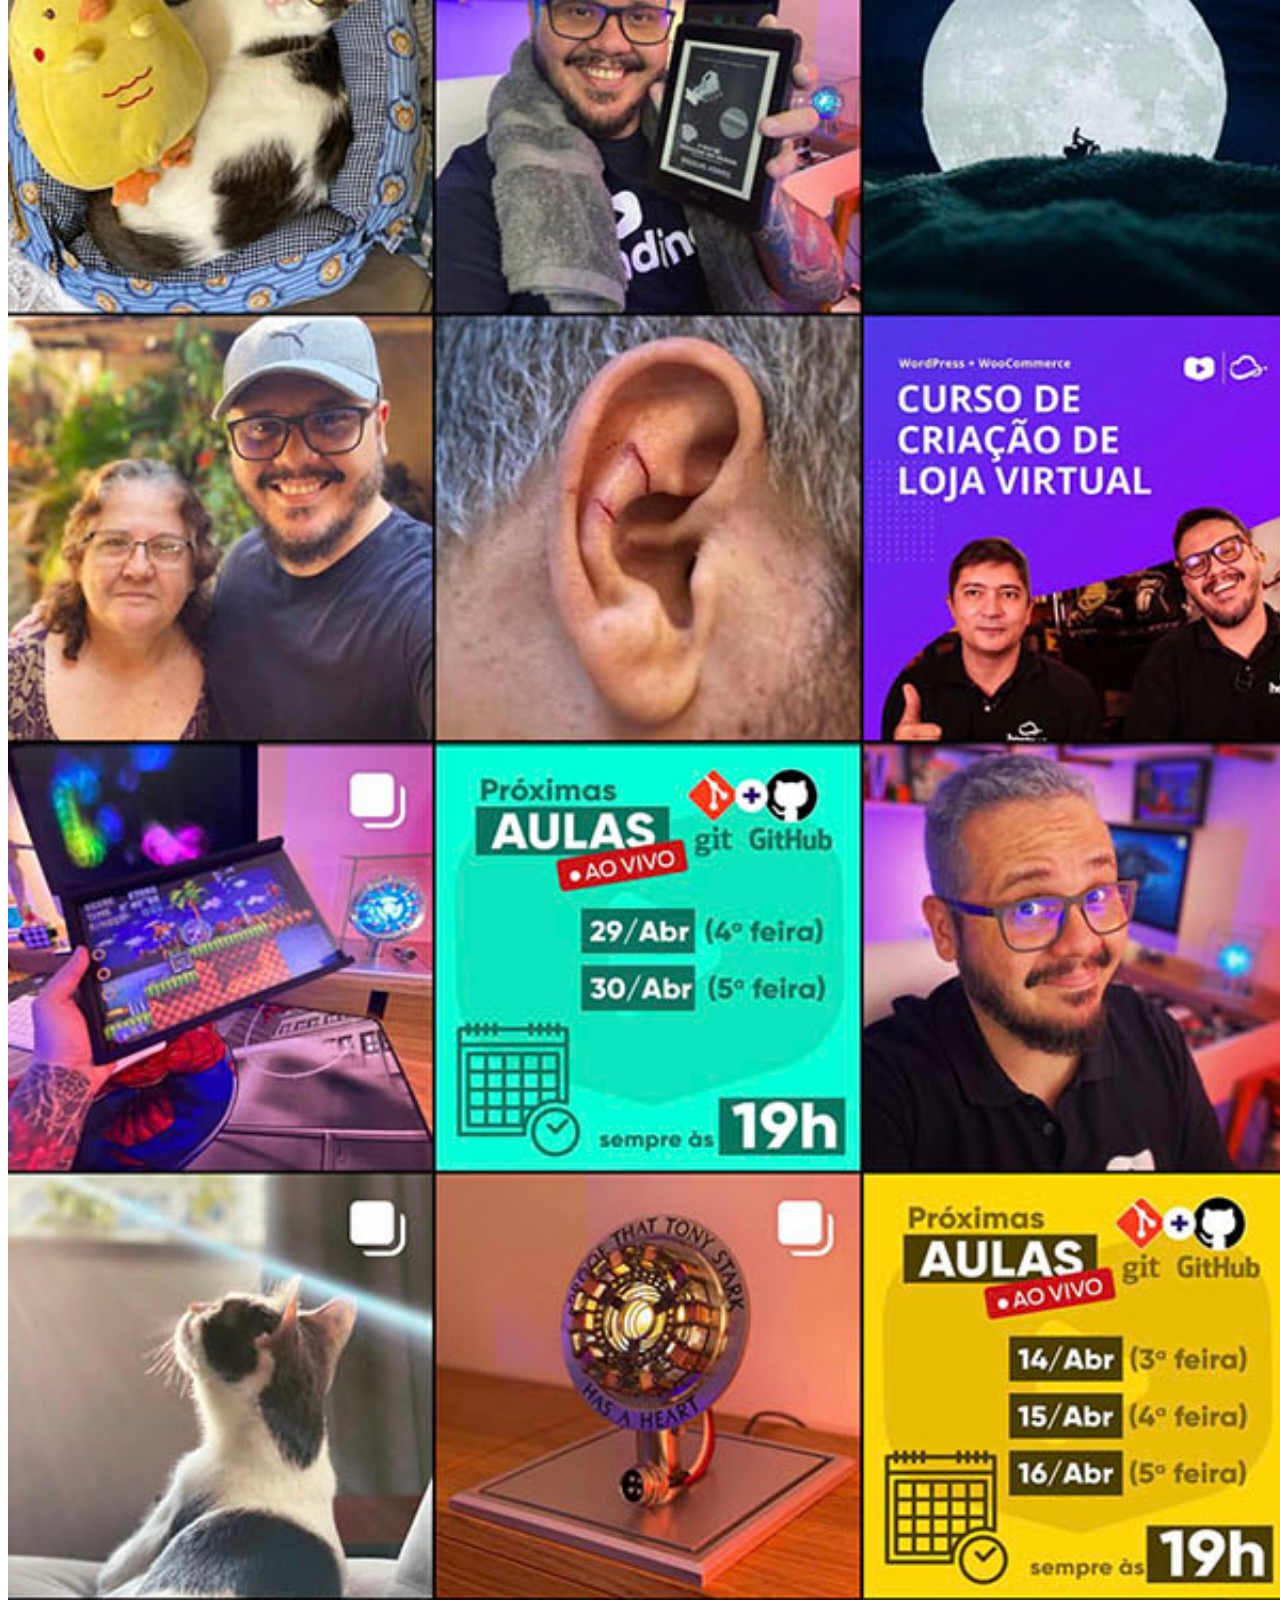
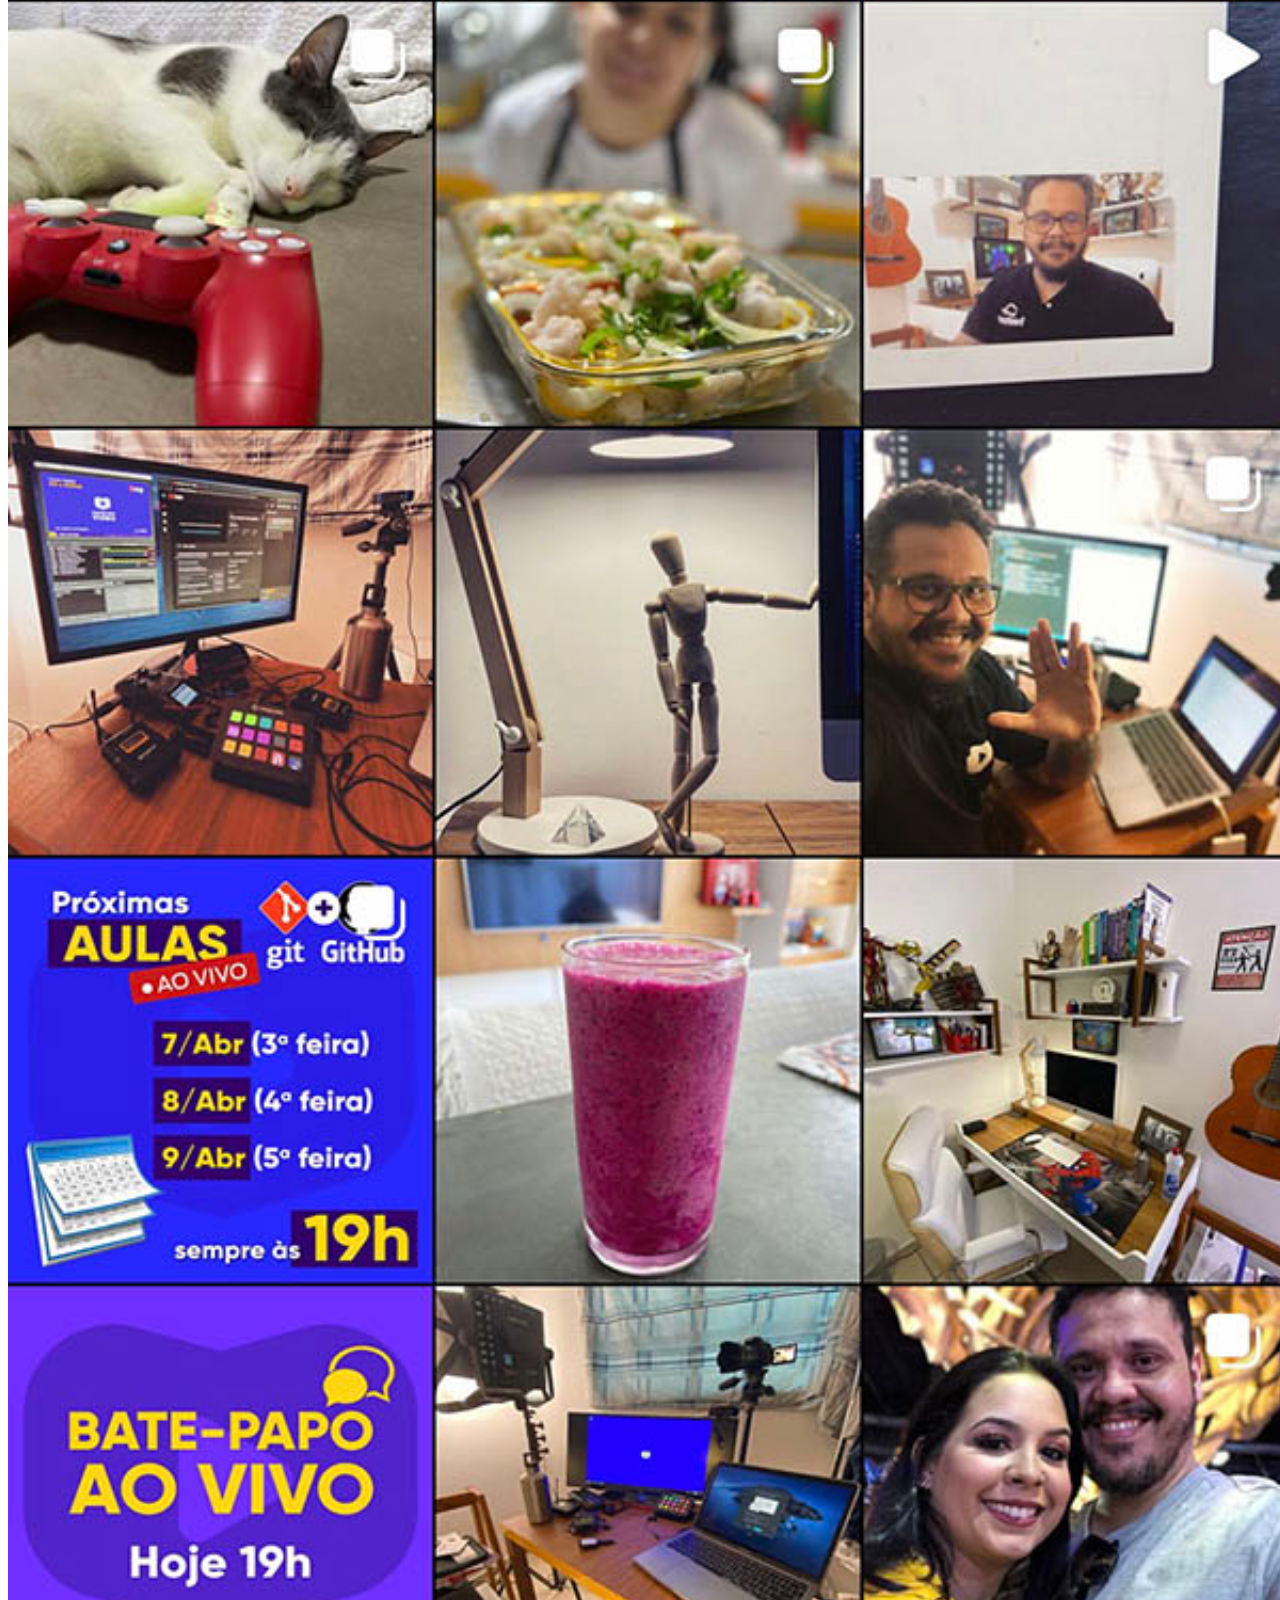
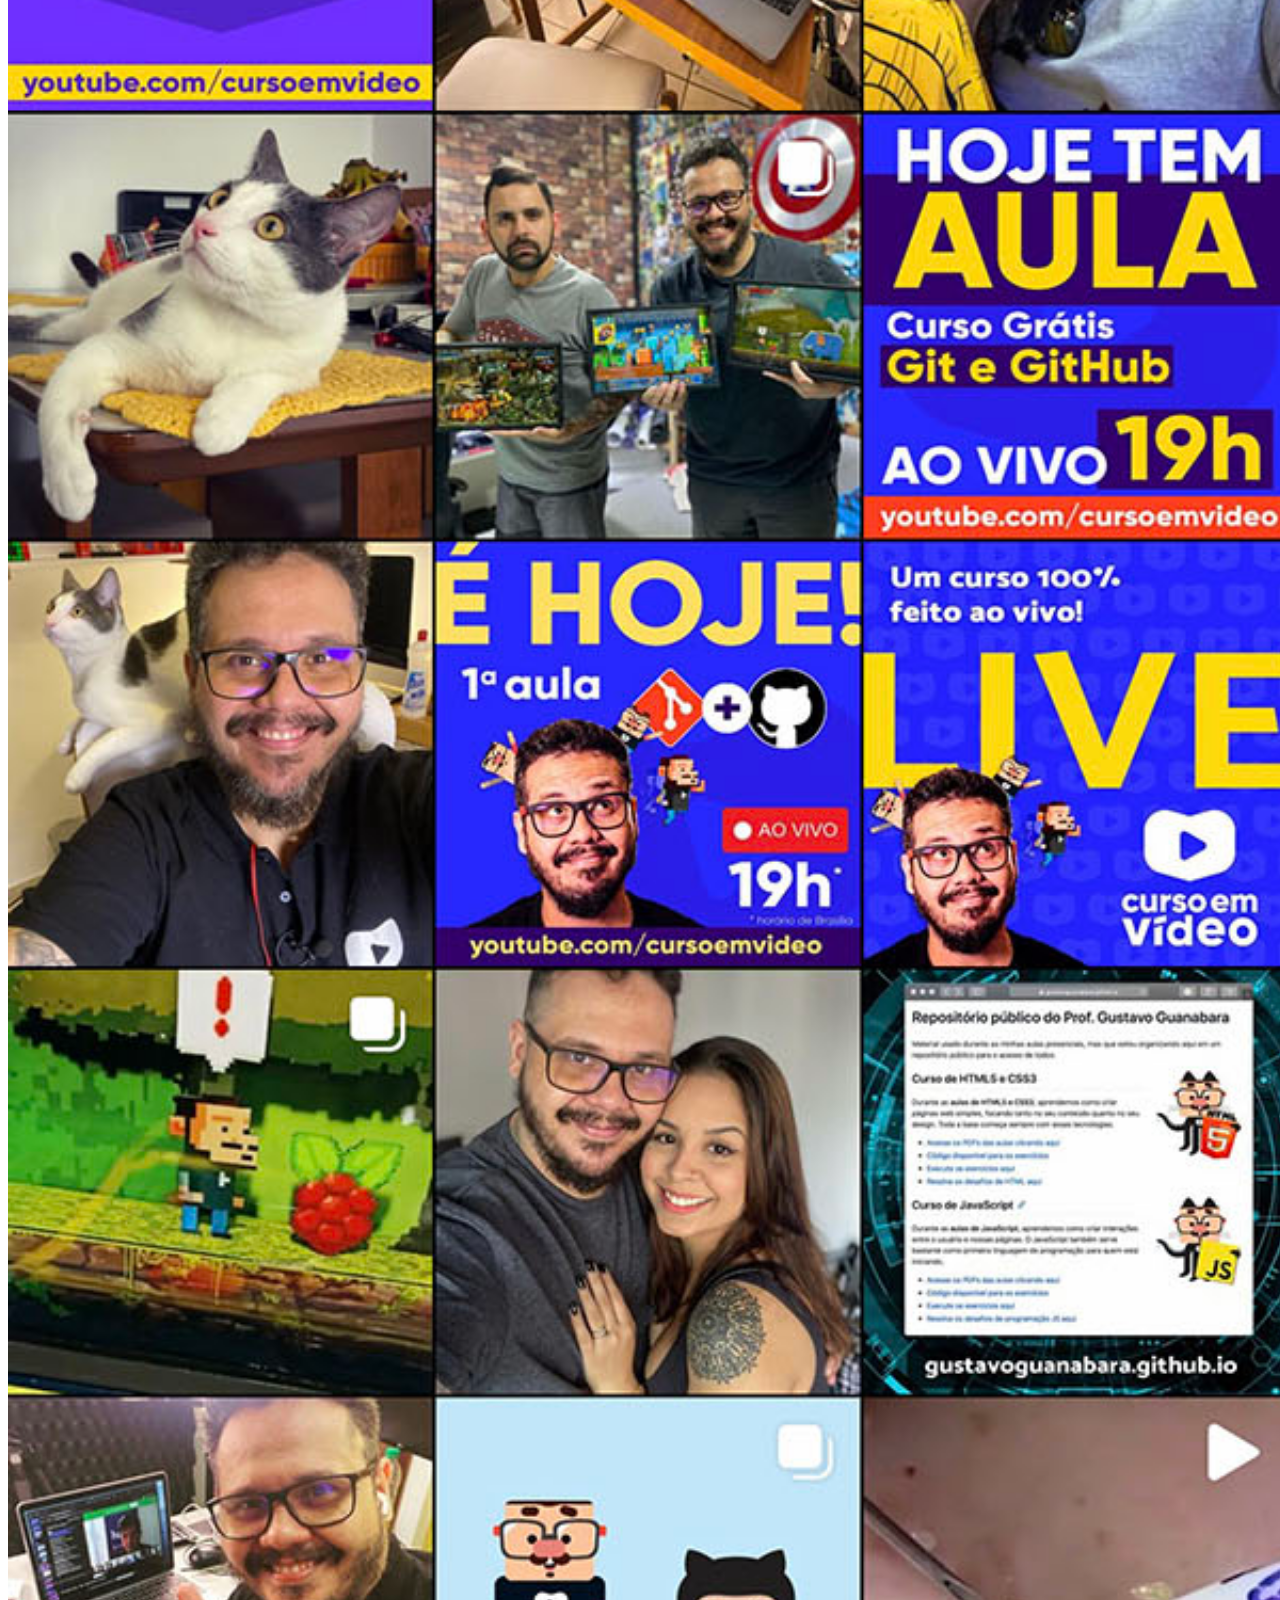
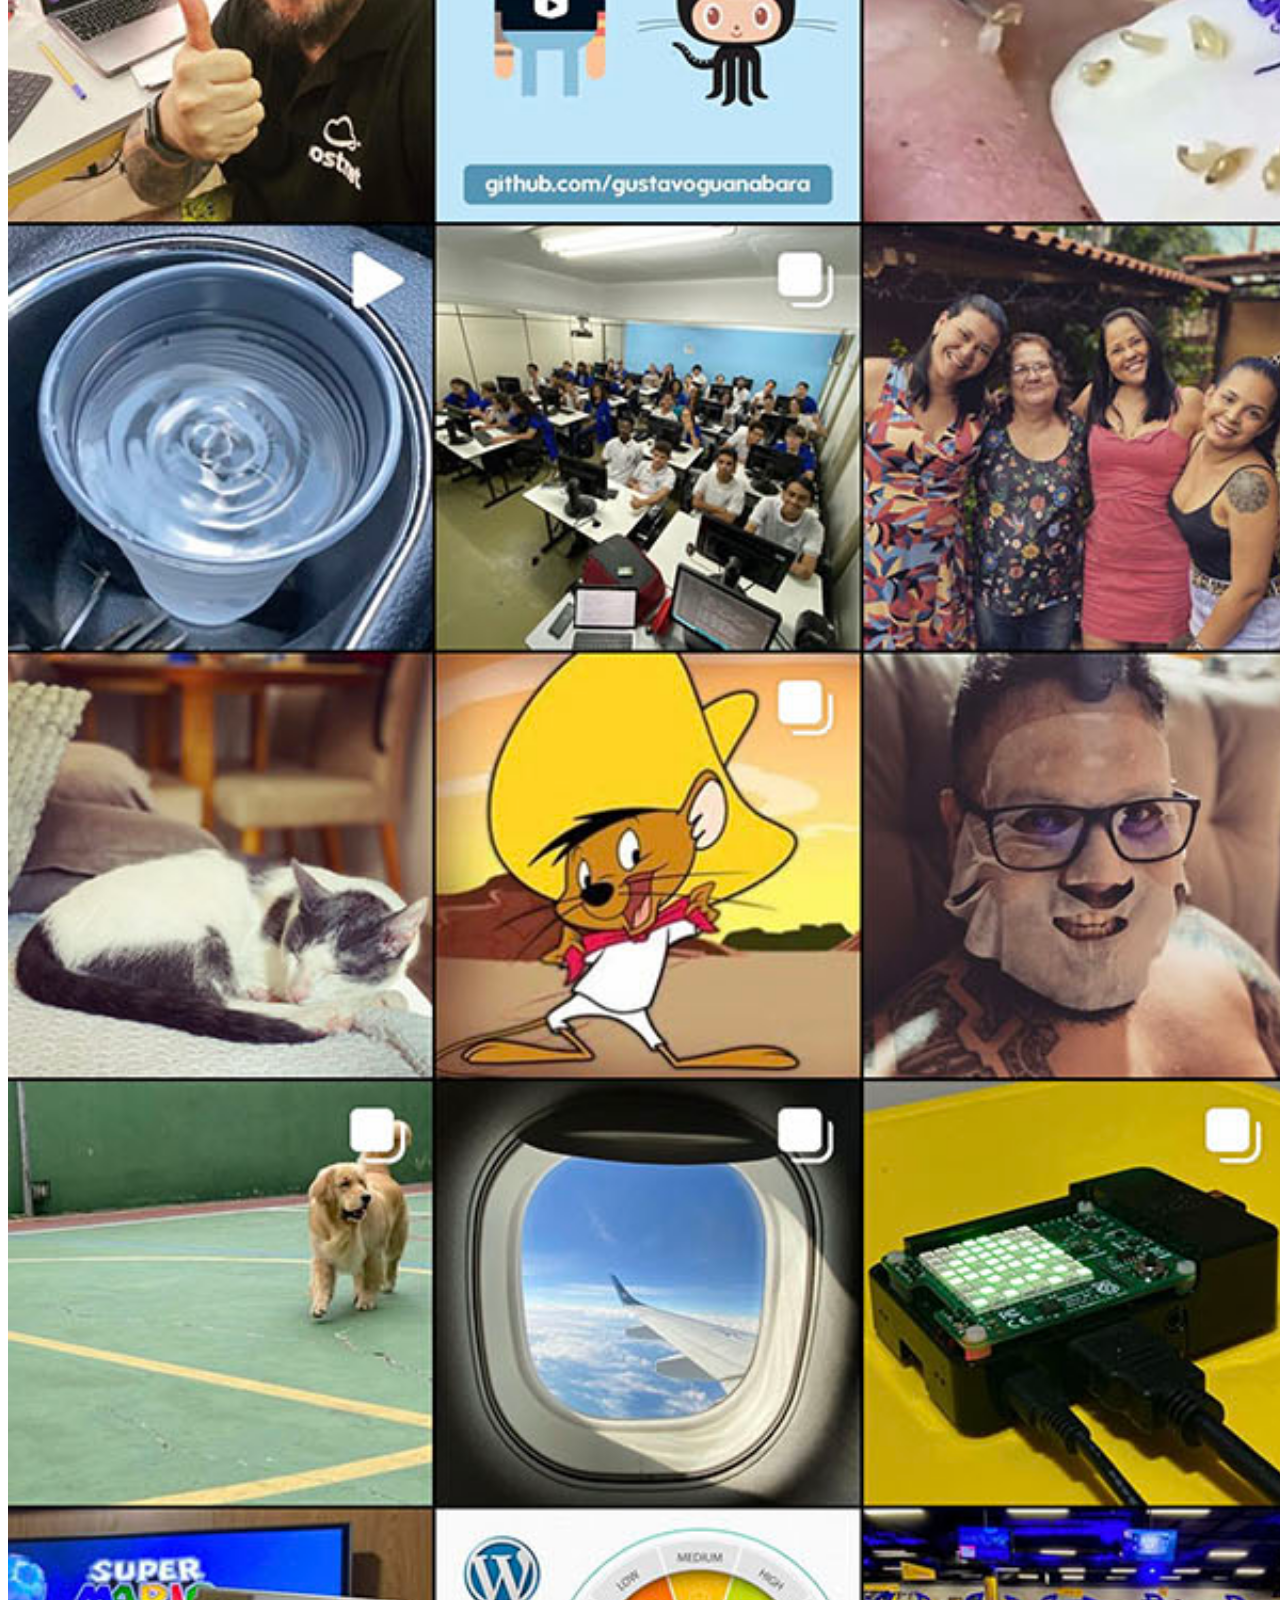
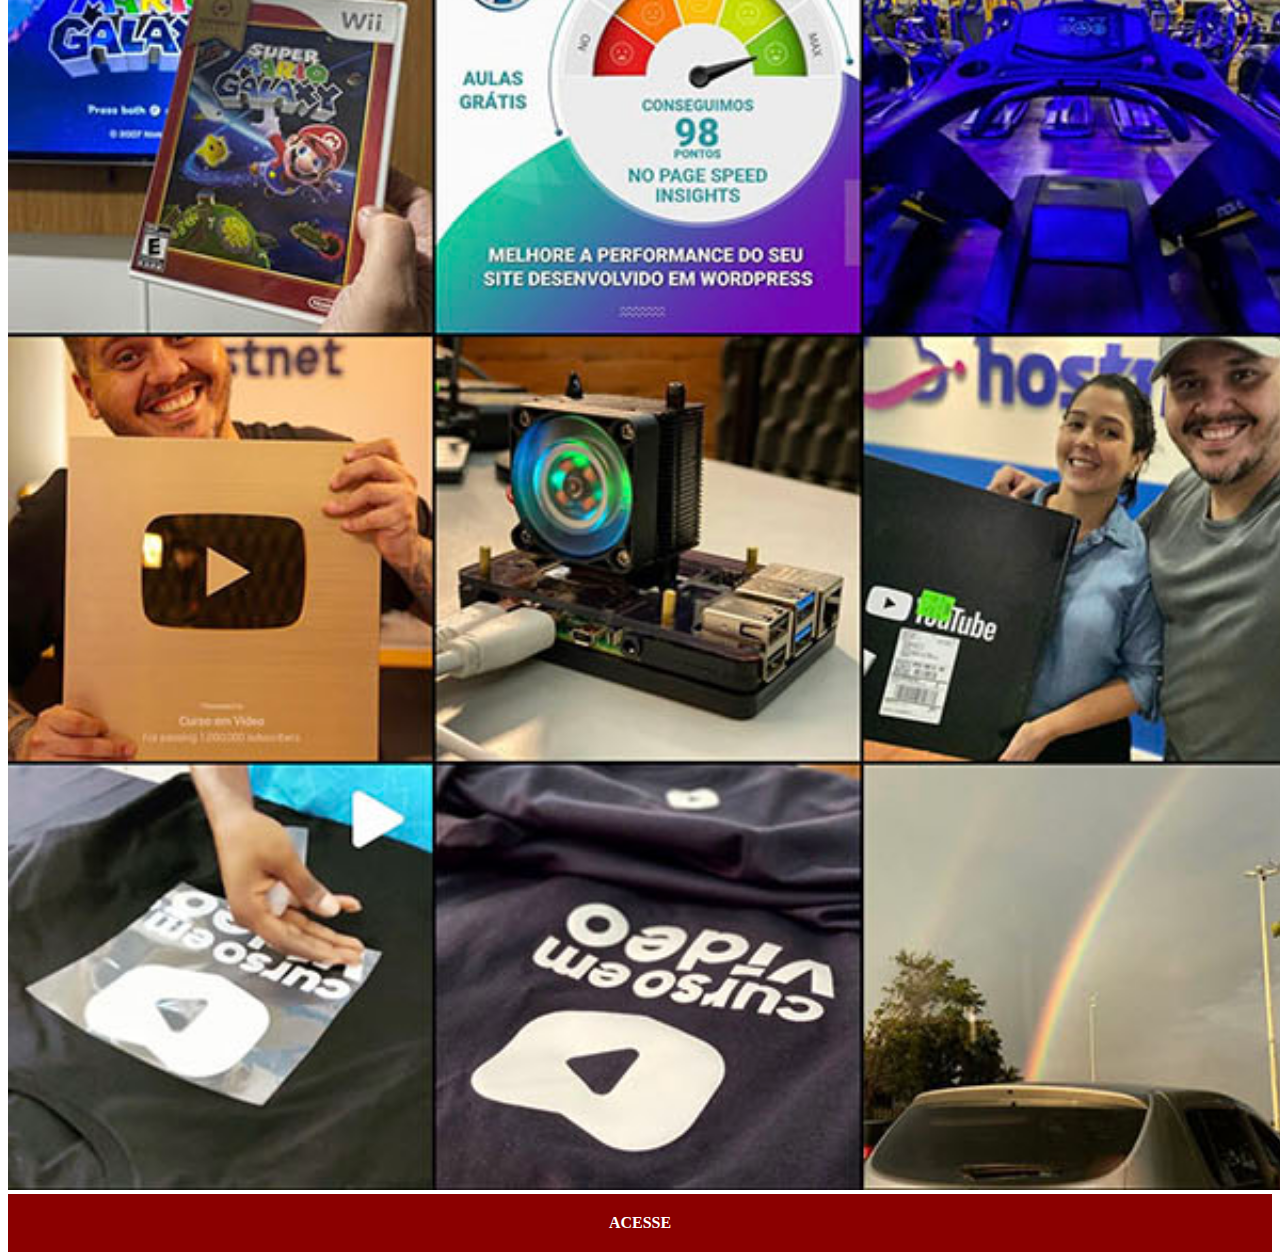
<file: instagram.html>
<!DOCTYPE html>
<html lang="pt-br">
<head>
    <meta charset="UTF-8">
    <meta http-equiv="X-UA-Compatible" content="IE=edge">
    <meta name="viewport" content="width=device-width, initial-scale=1.0">
    <title>Instagram</title>
    <link rel="stylesheet" href="estilos/social.css">
</head>
<body>
    <img src="imagens/tela-instagram.jpg" alt="tela-github"><a href="https://www.instagram.com/ramon_nepo/" target="_blank">ACESSE</a>
</body>
</html>
</file>
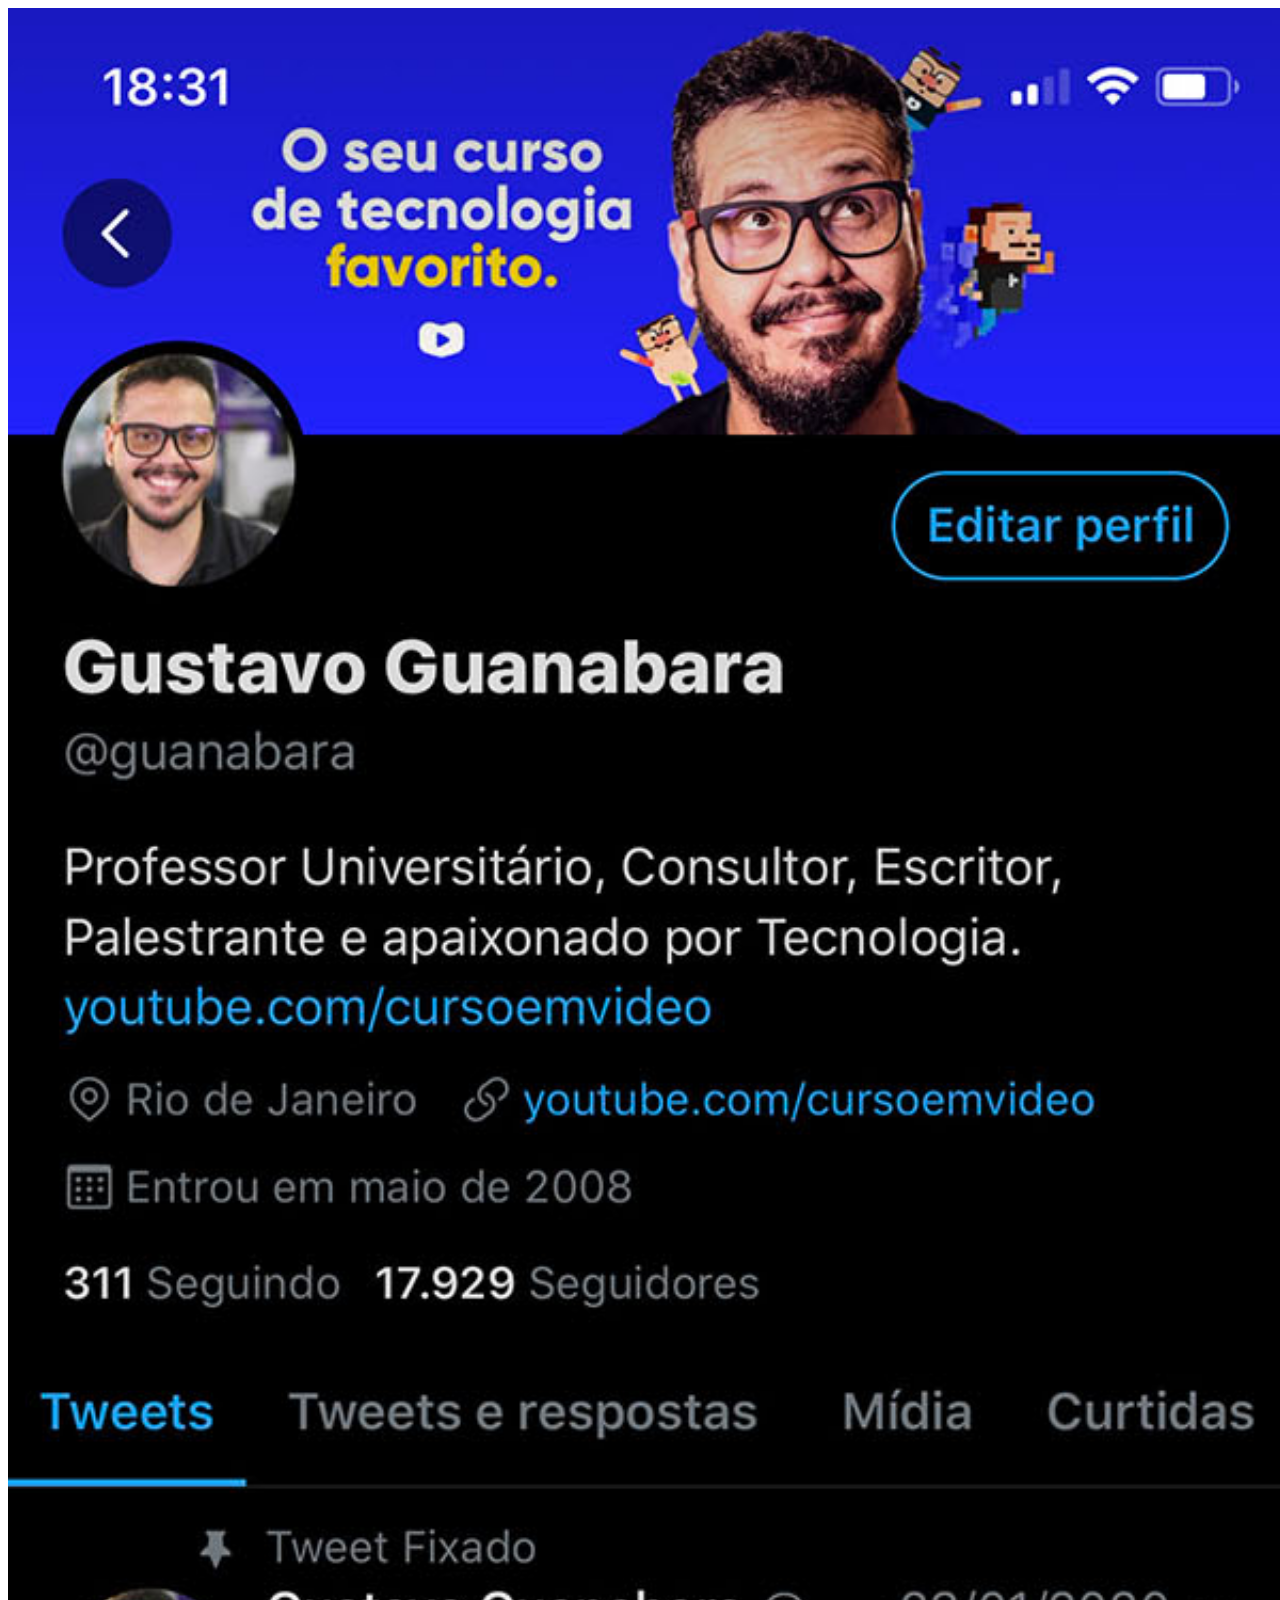
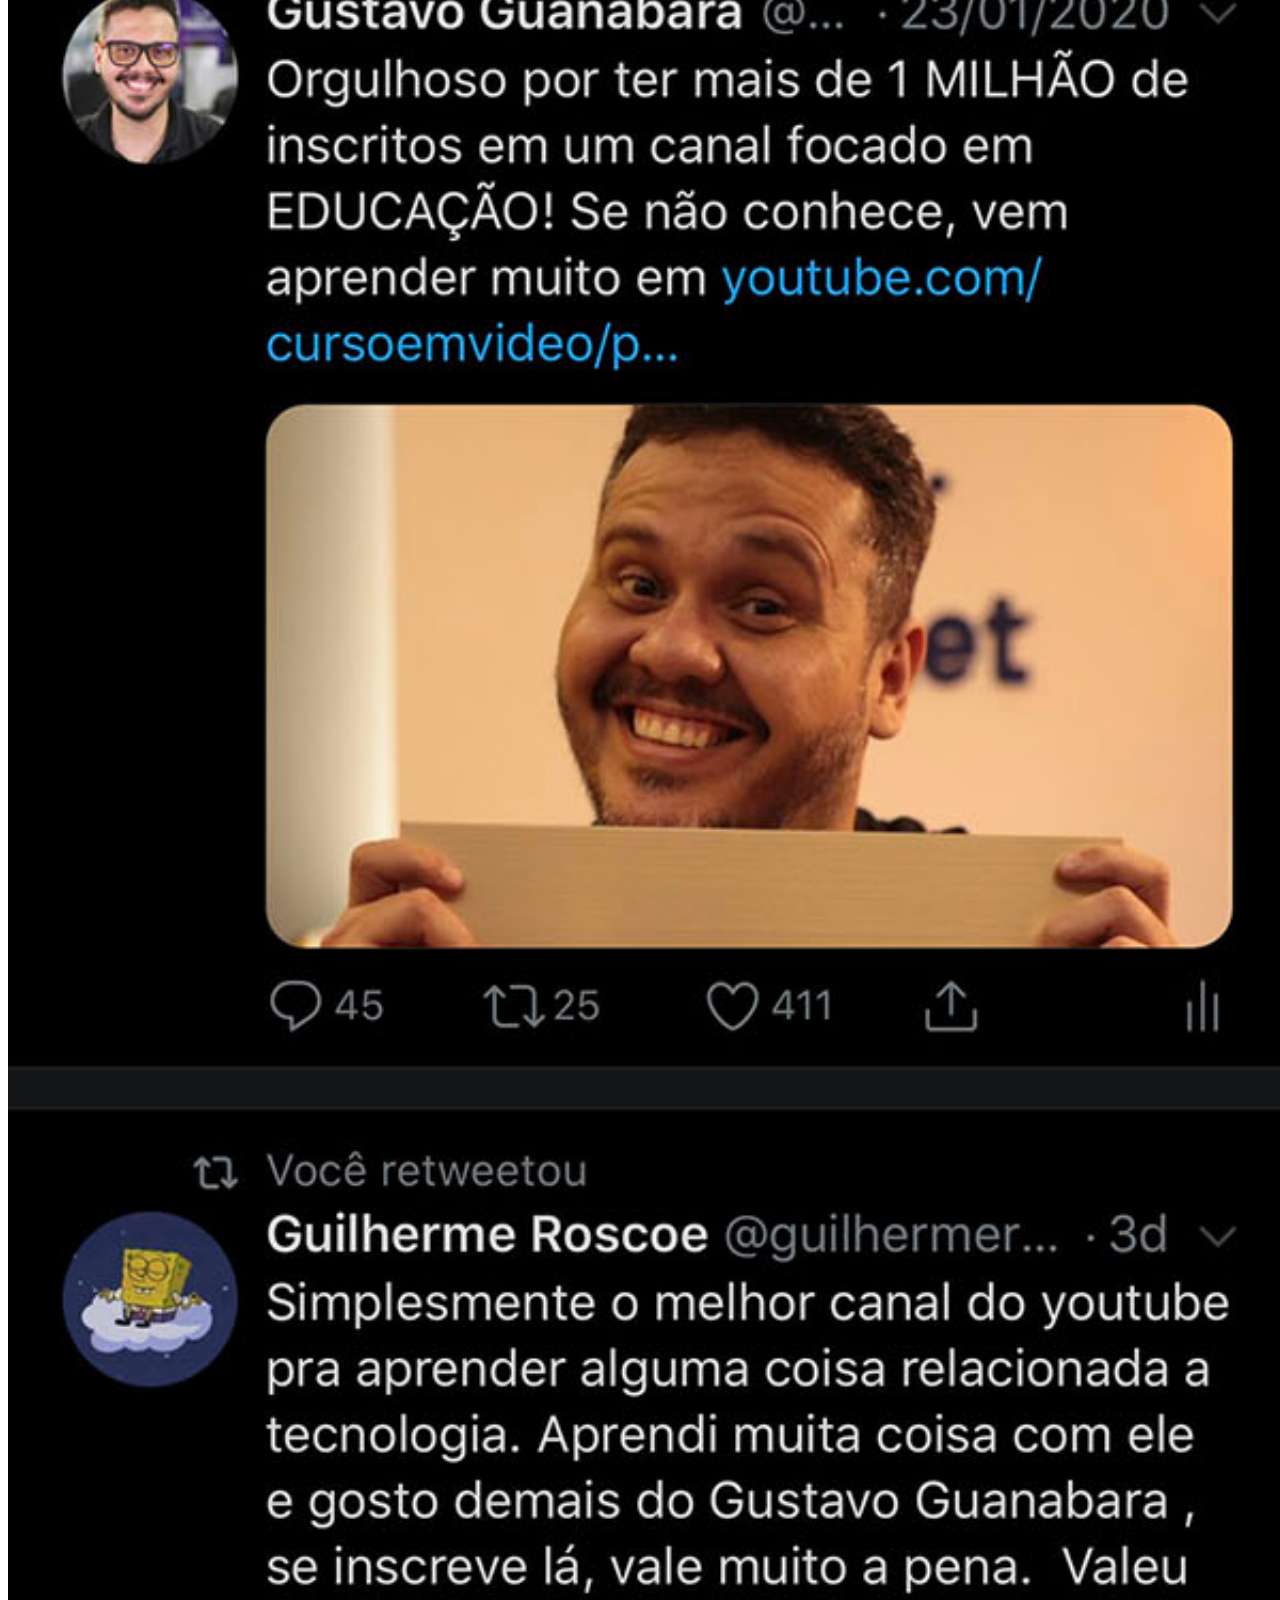
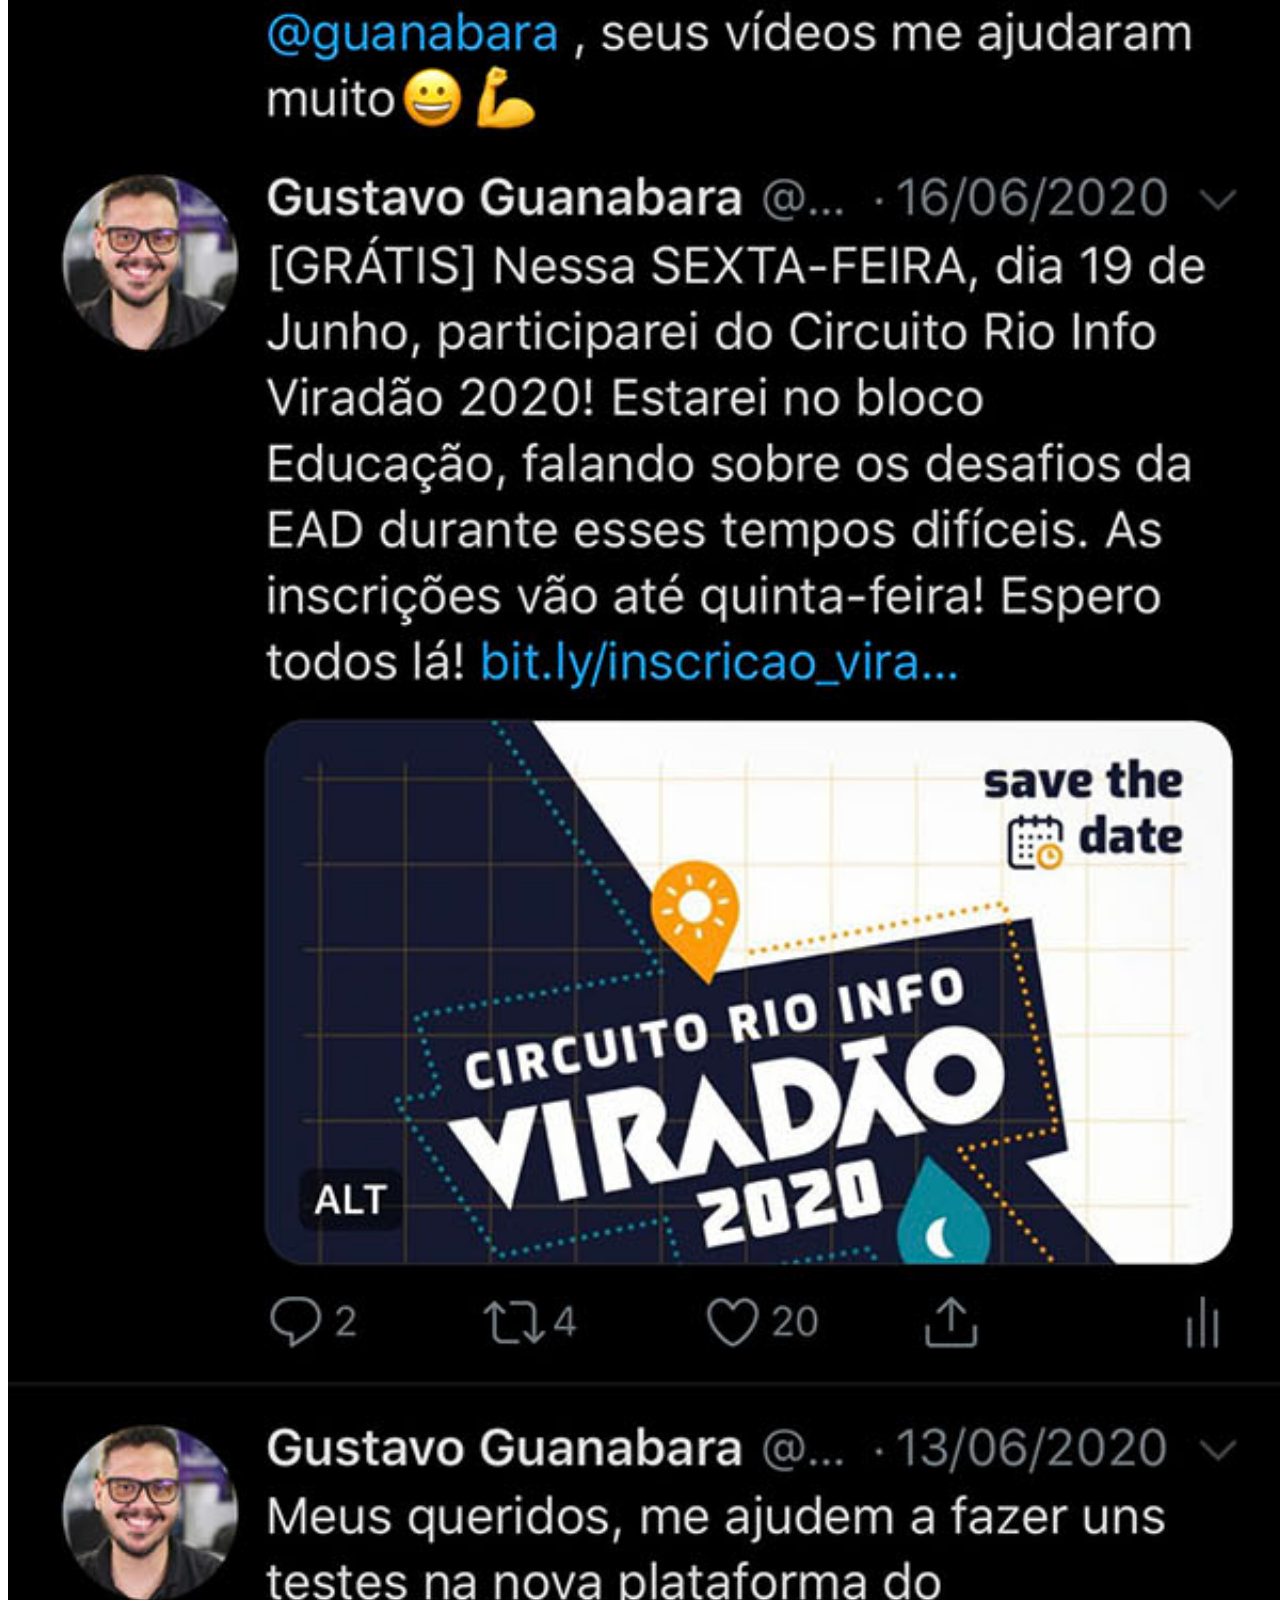
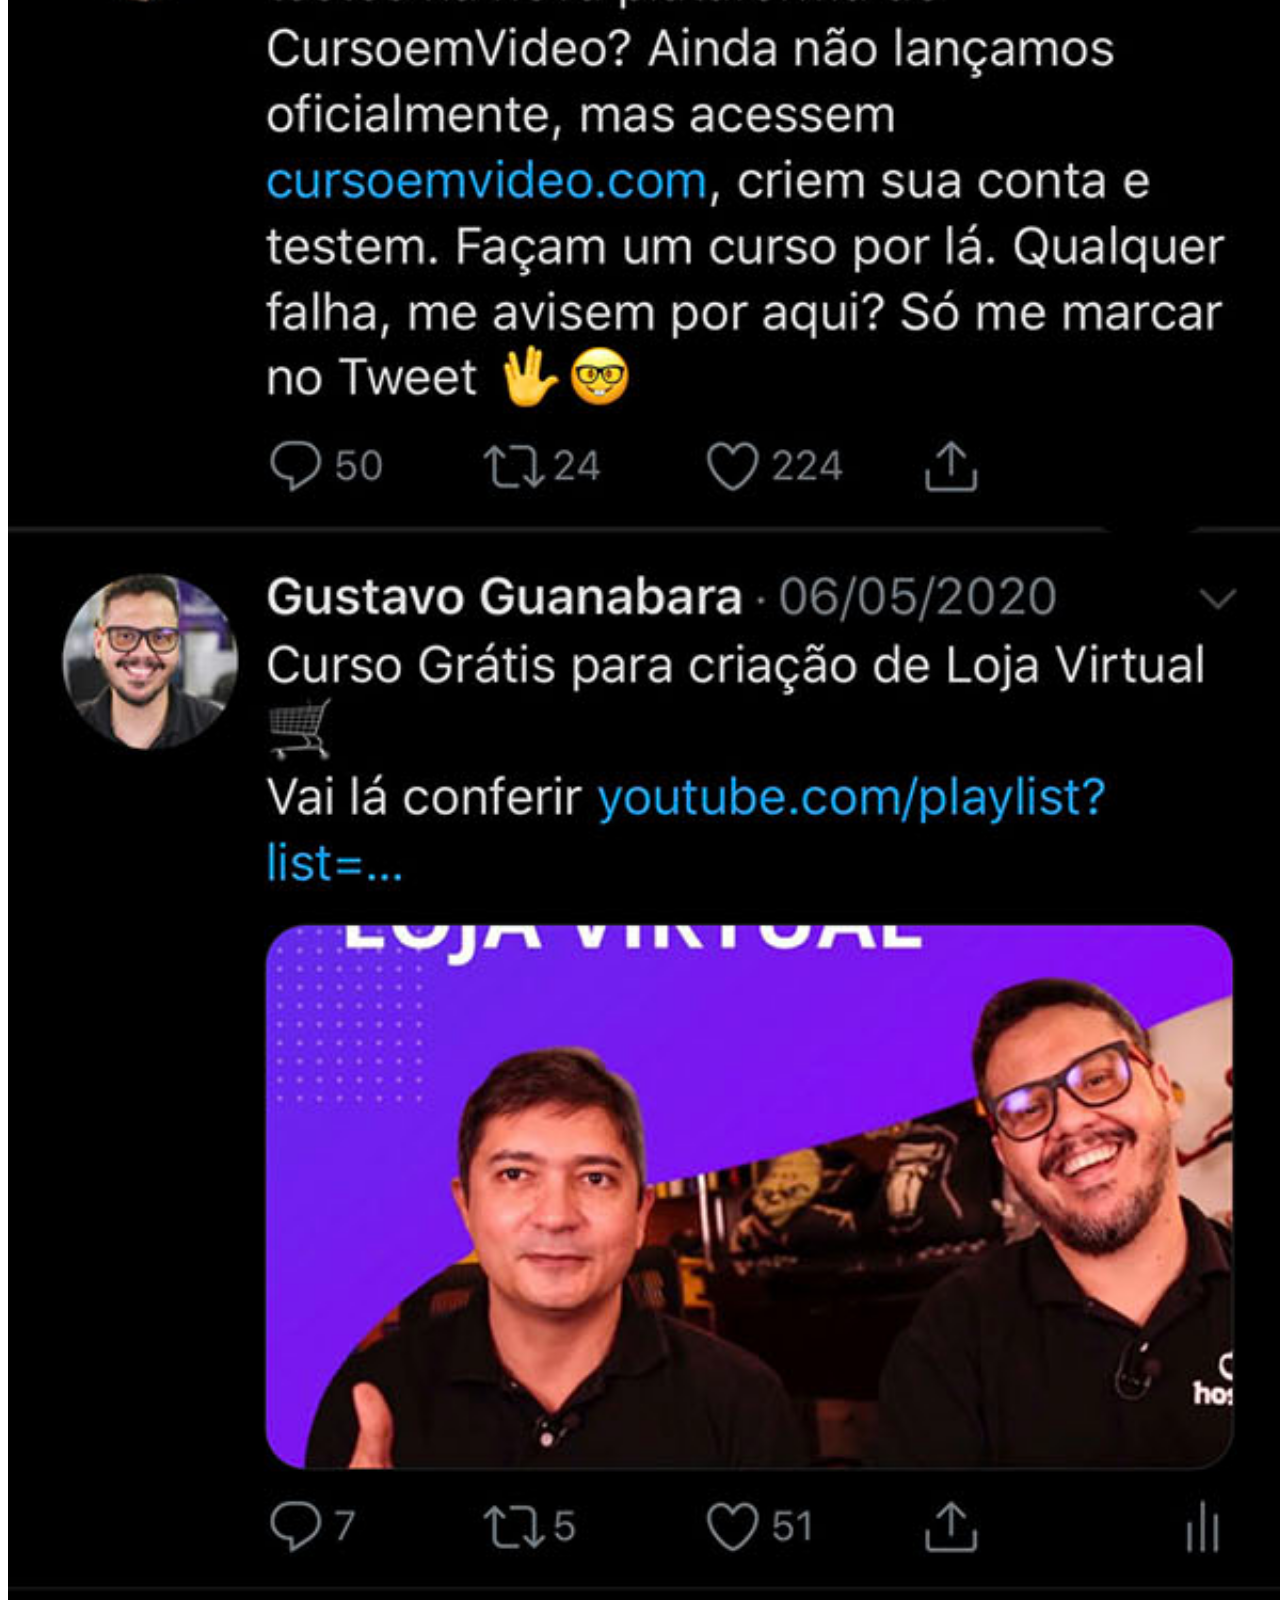
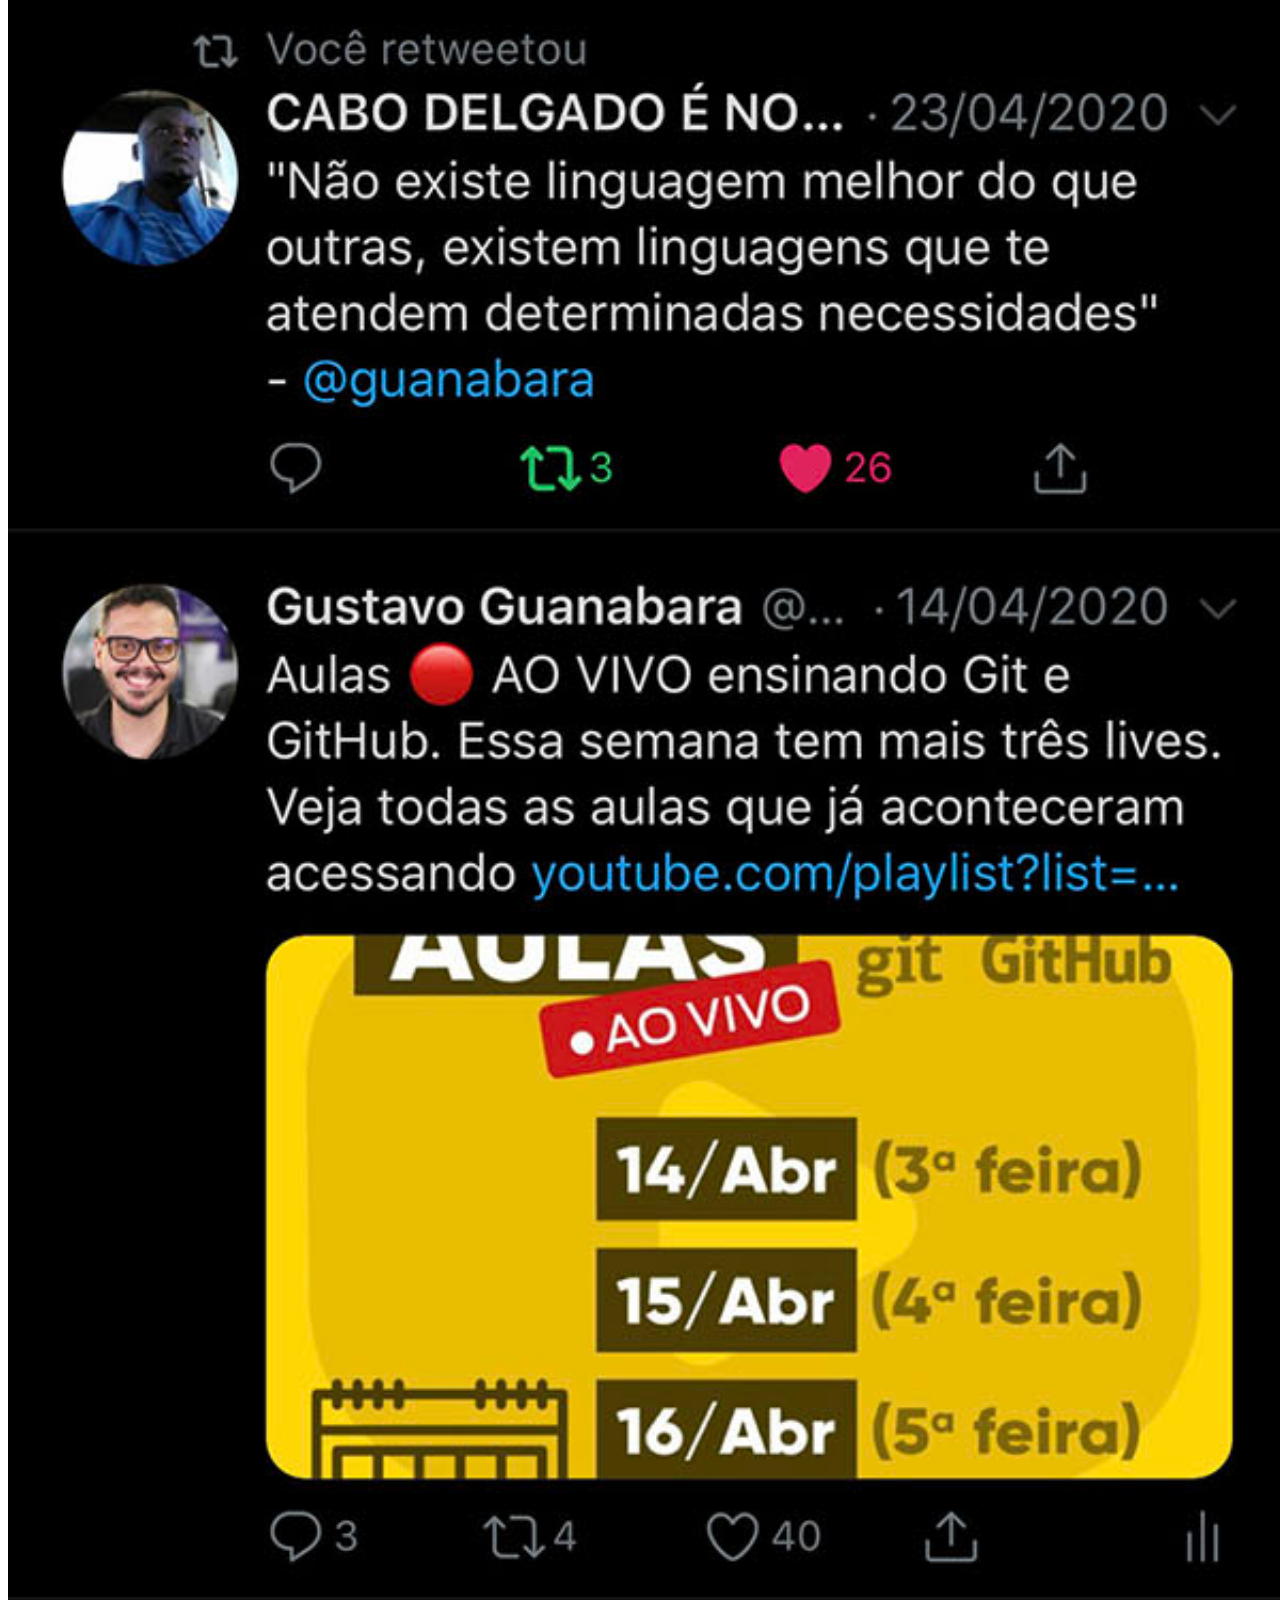
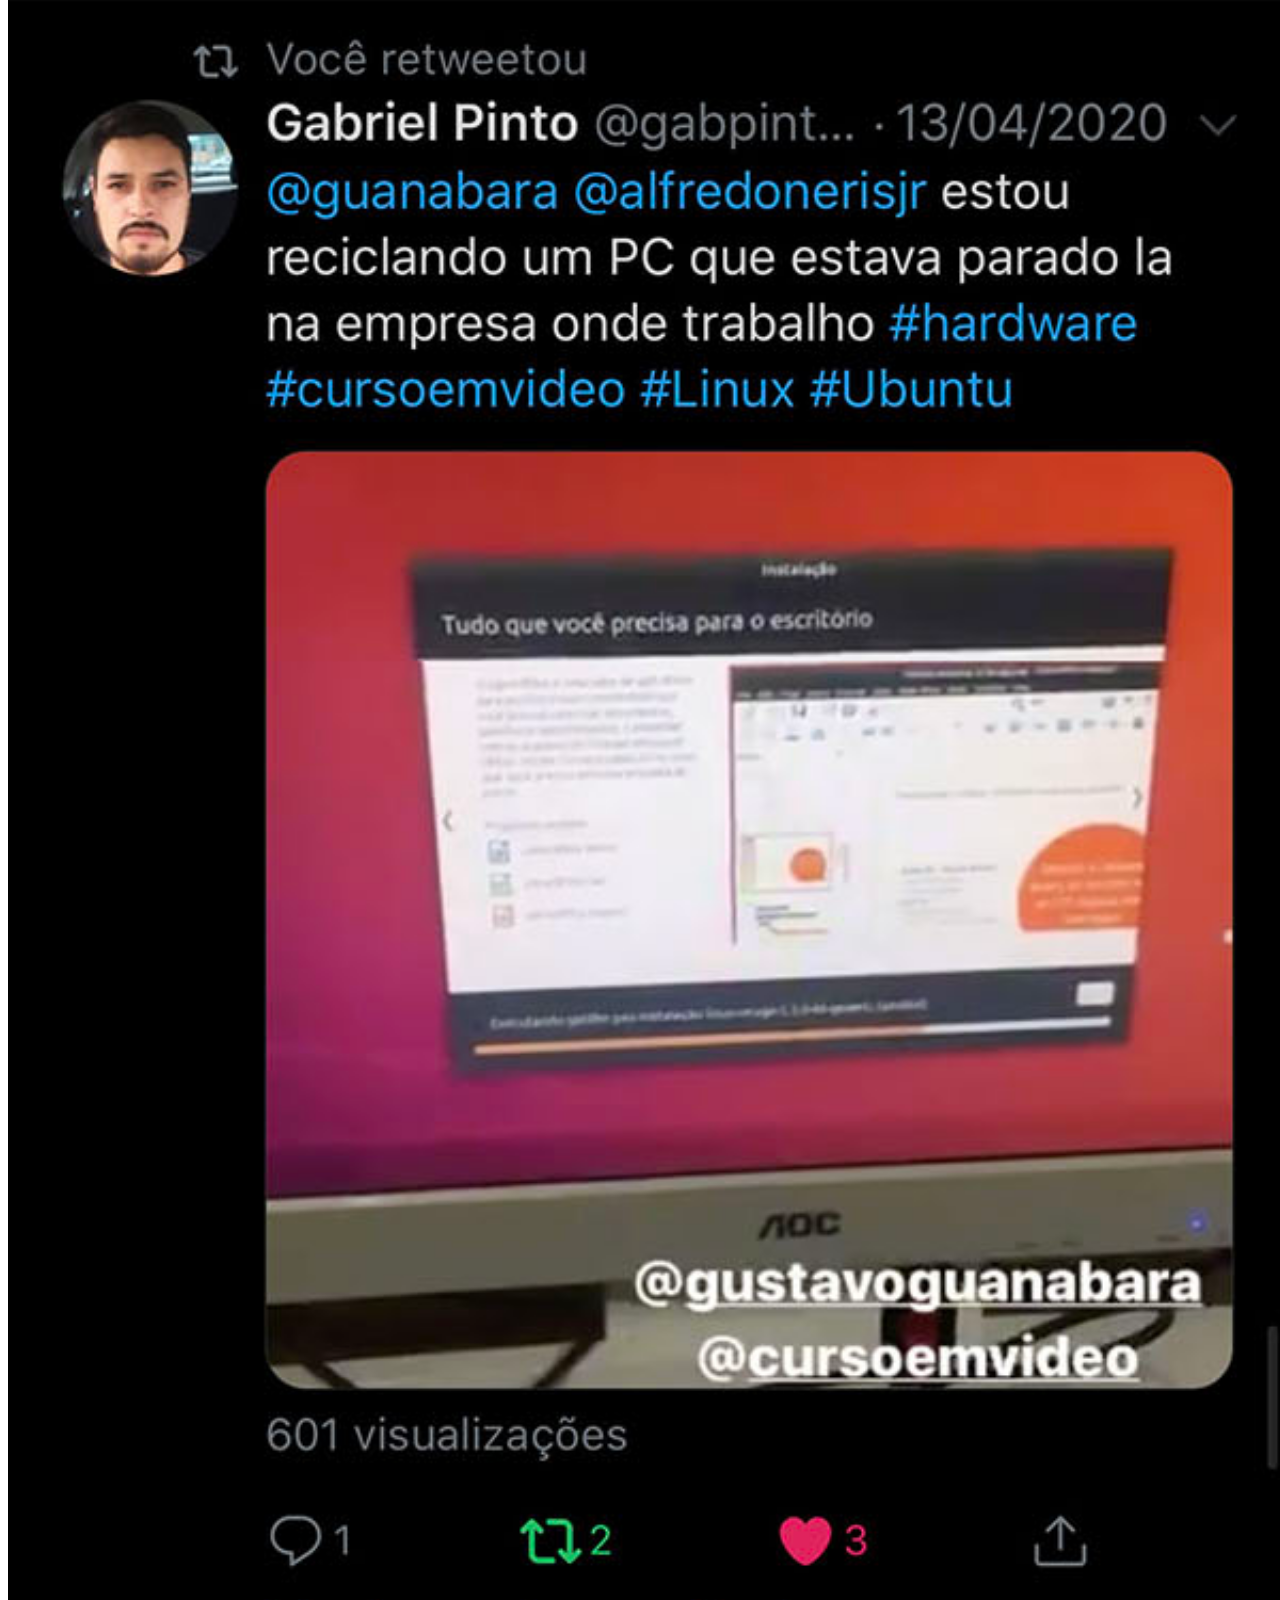
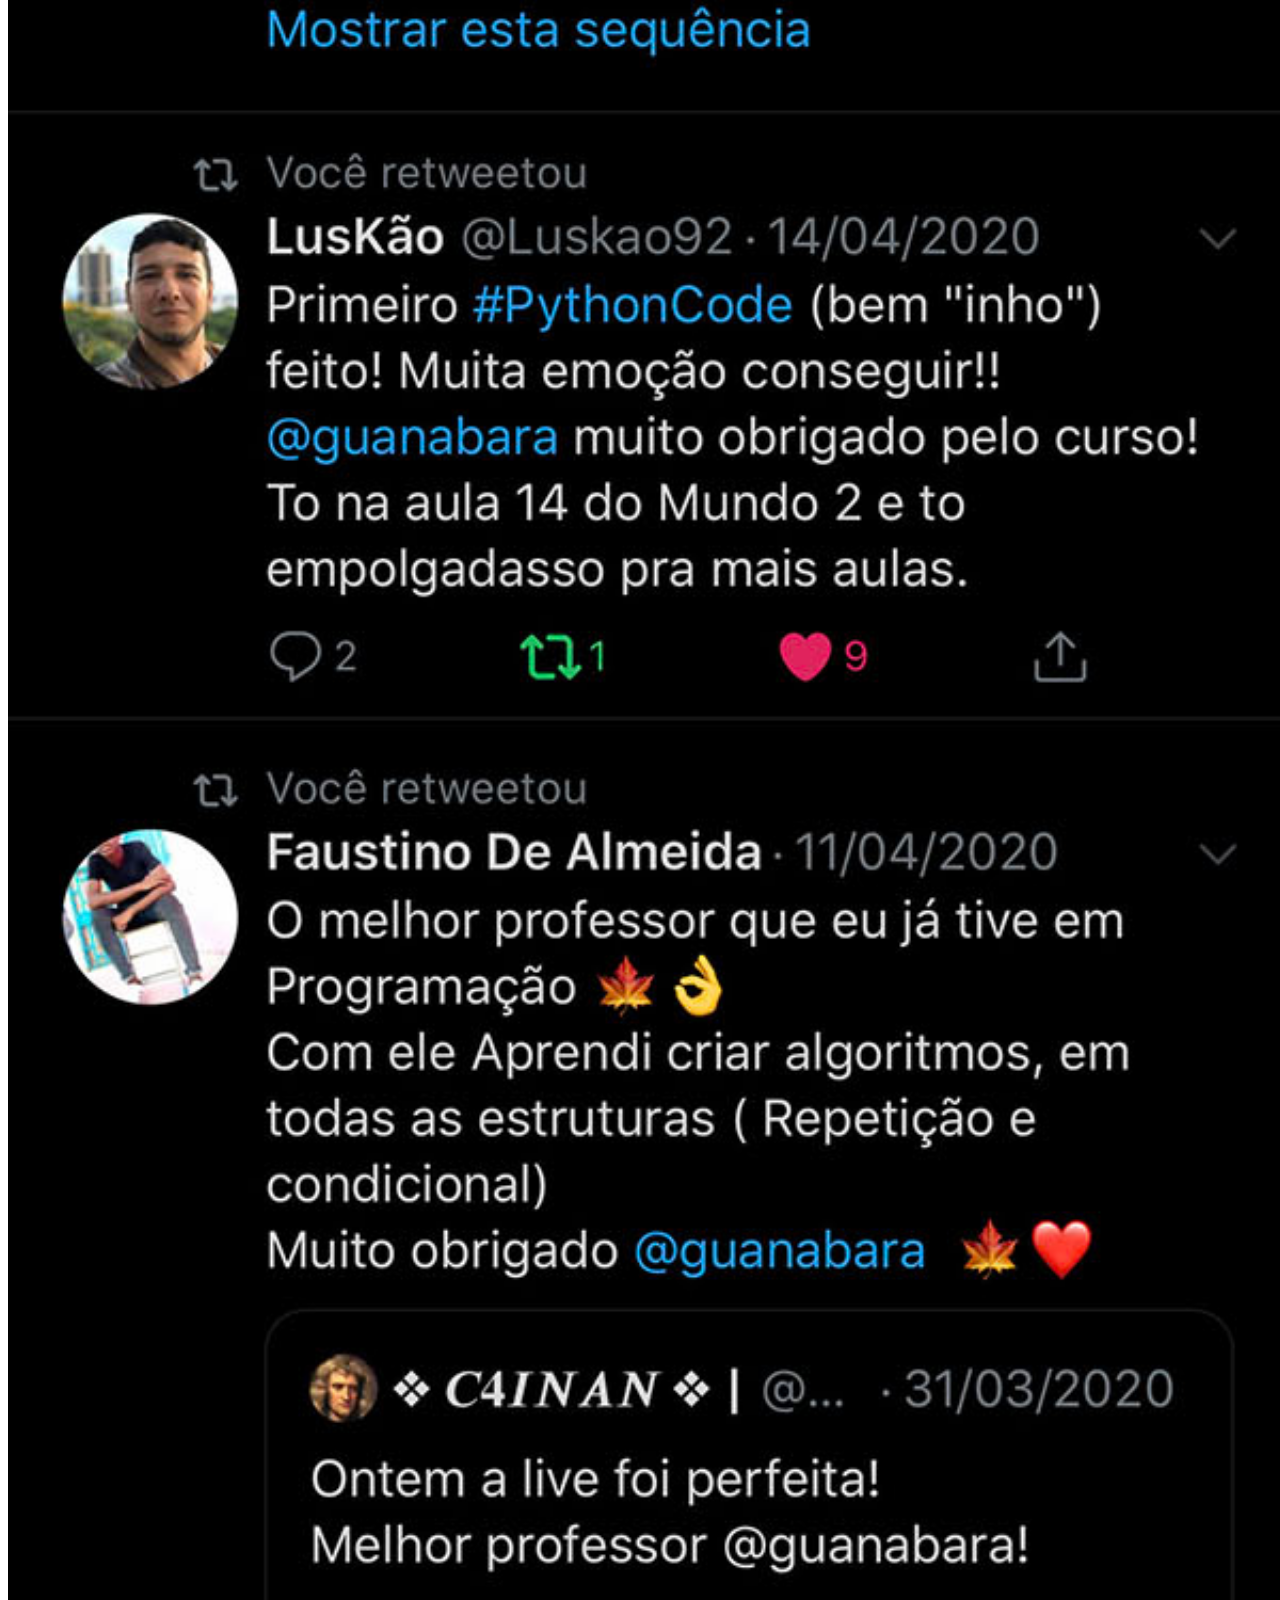
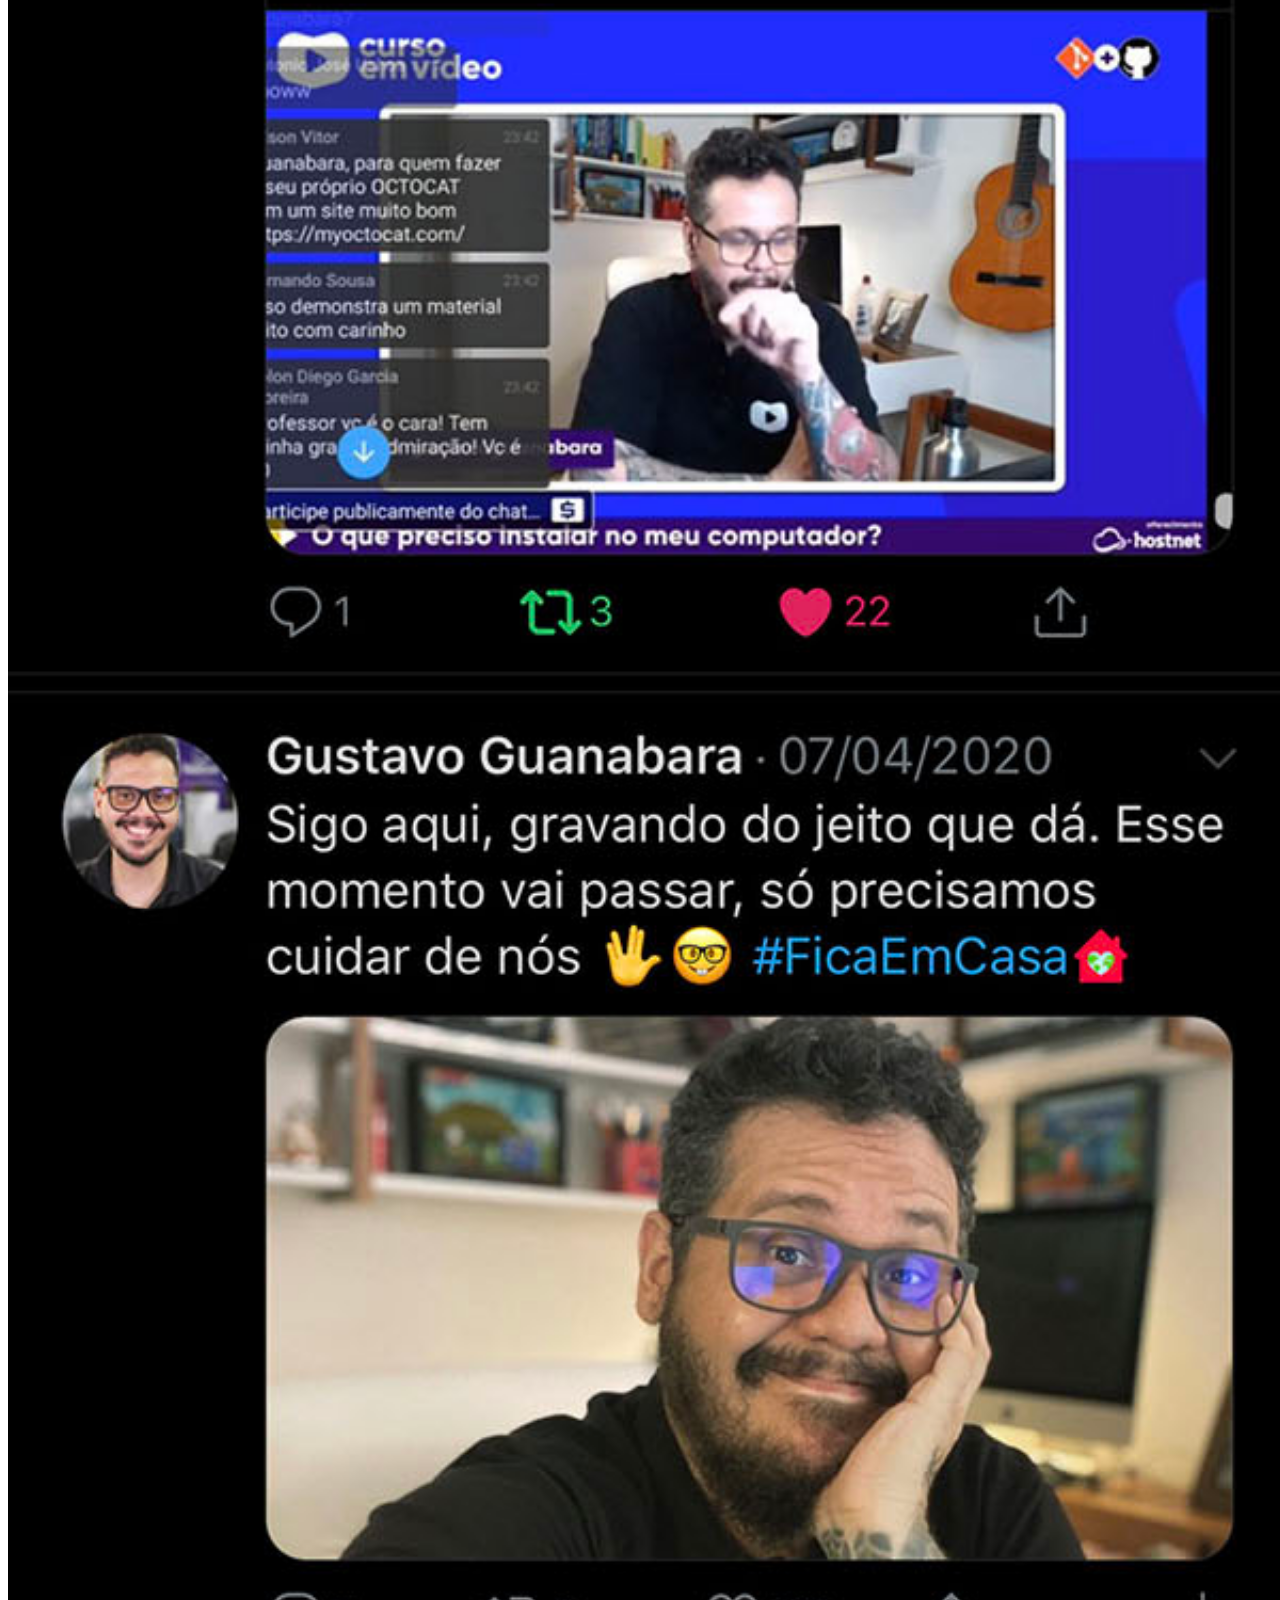
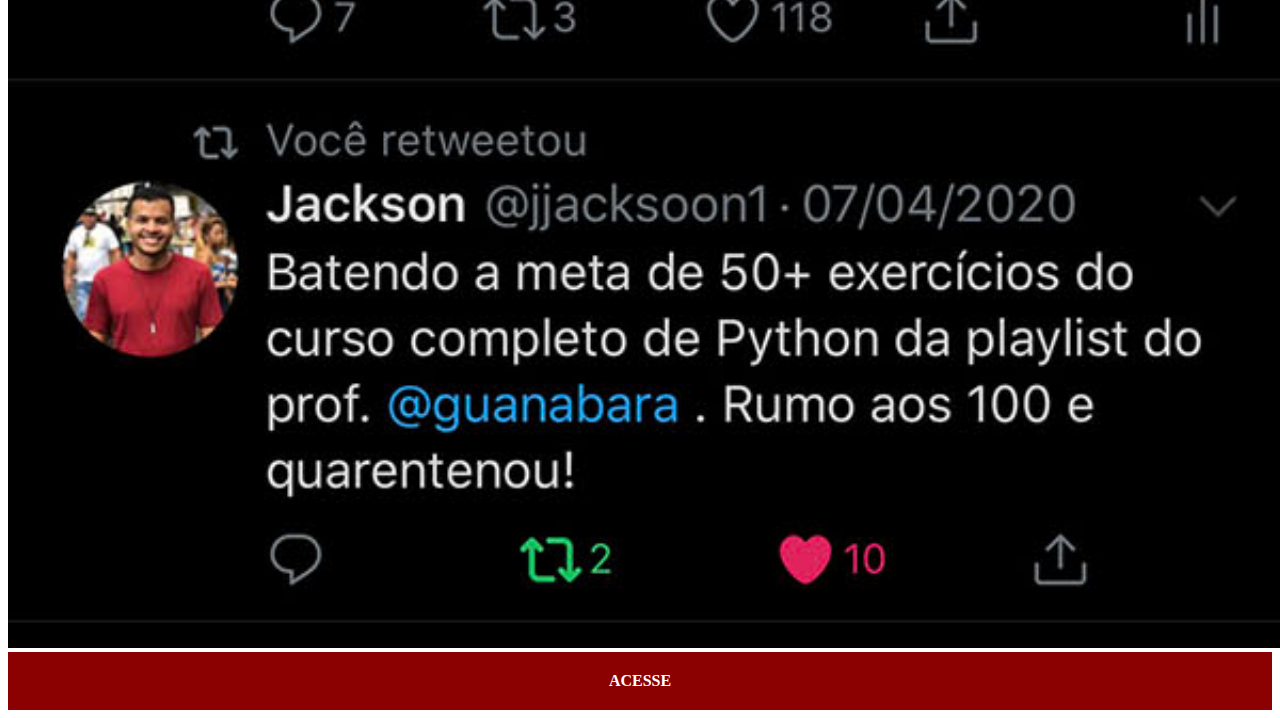
<file: twitter.html>
<!DOCTYPE html>
<html lang="pt-br">
<head>
    <meta charset="UTF-8">
    <meta http-equiv="X-UA-Compatible" content="IE=edge">
    <meta name="viewport" content="width=device-width, initial-scale=1.0">
    <title>Twitter</title>
    <link rel="stylesheet" href="estilos/social.css">
</head>
<body>
    <img src="imagens/tela-twitter.jpg" alt="tela-github"><a href="https://twitter.com/ramonn776" target="_blank">ACESSE</a>
</body>
</html>
</file>
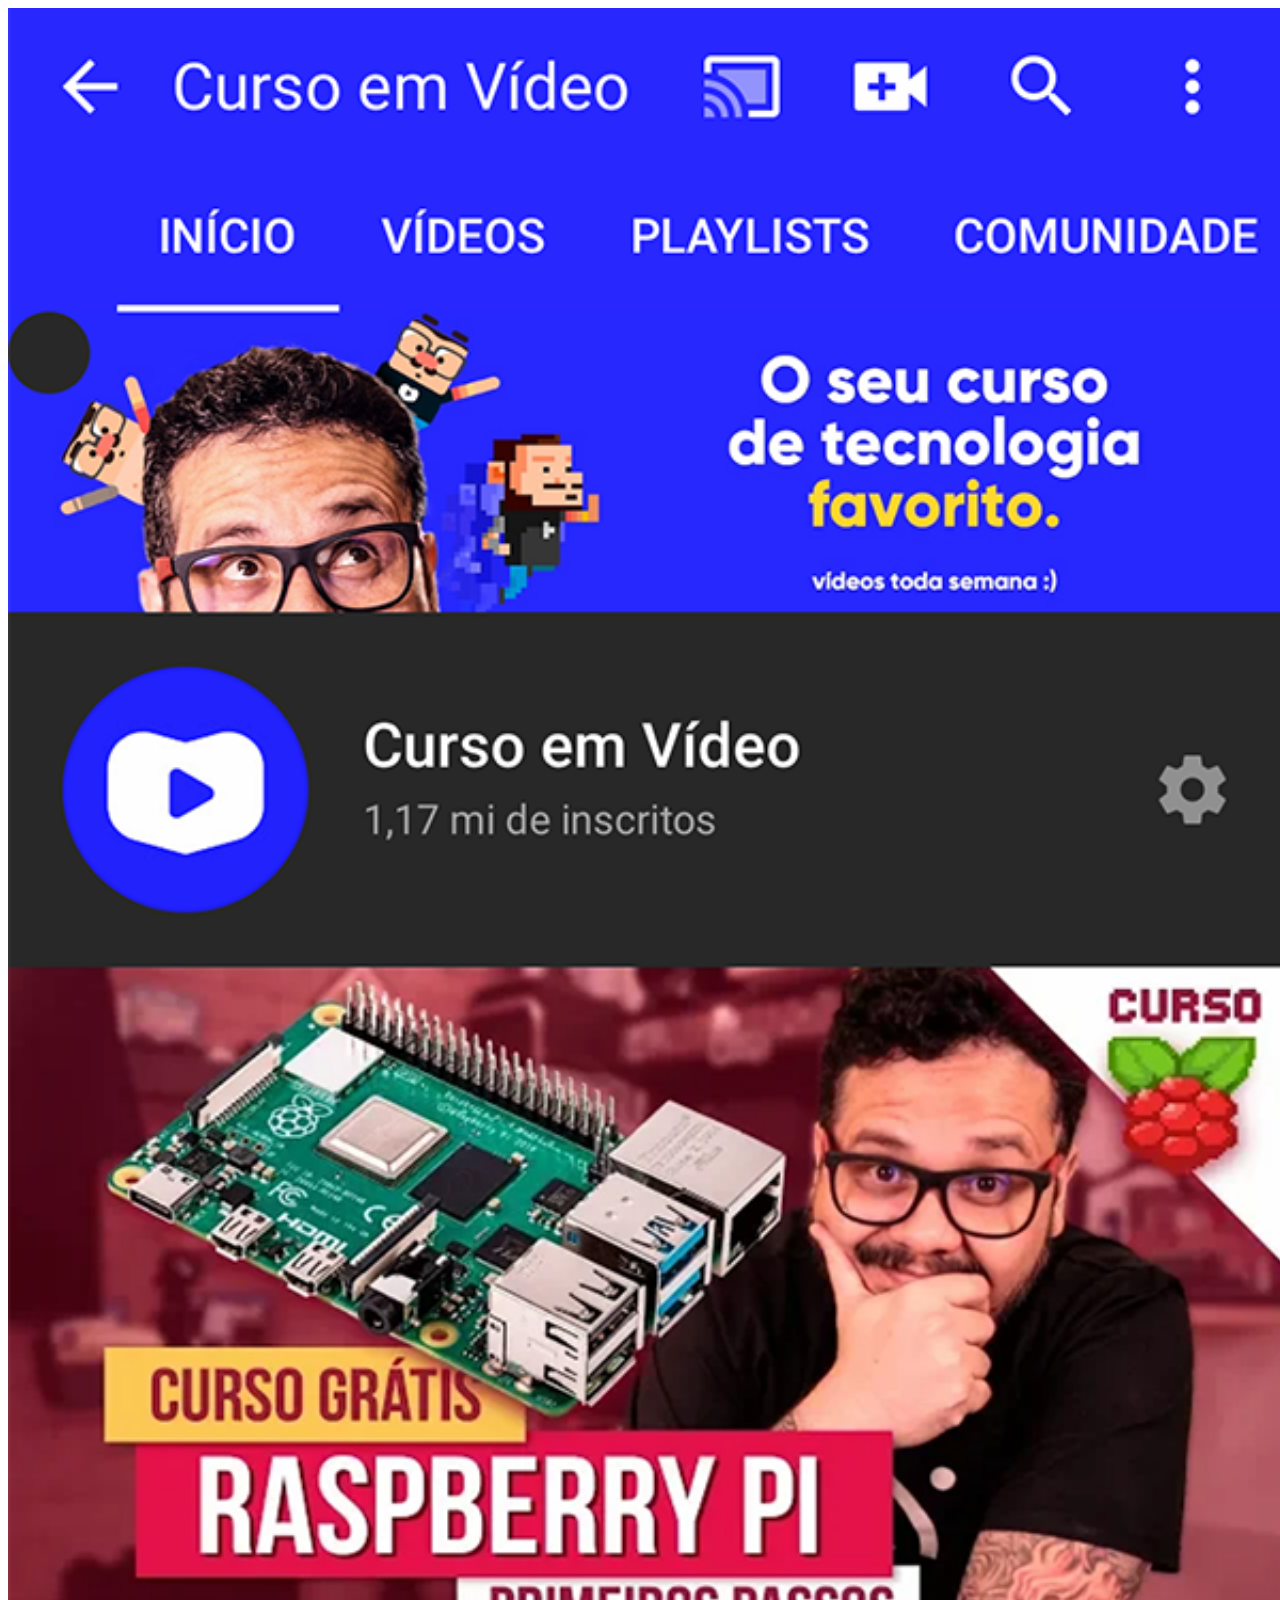
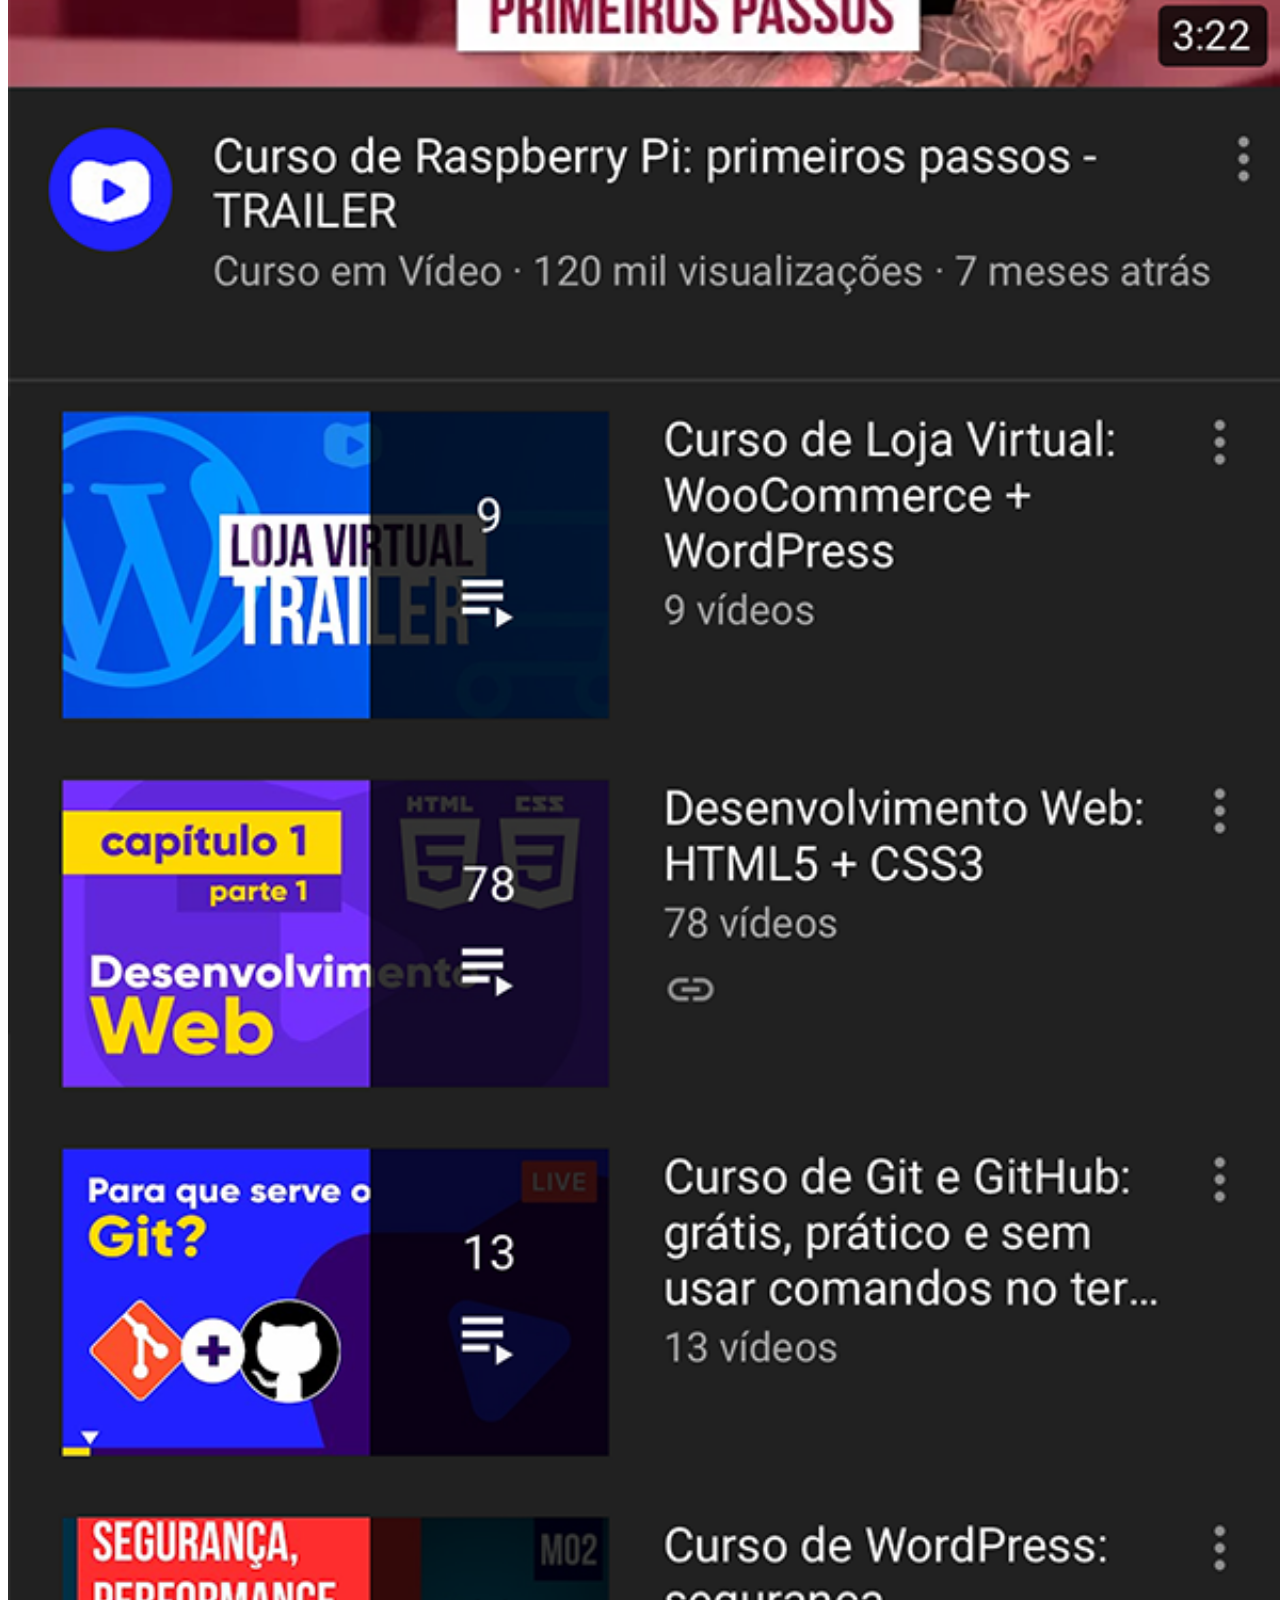
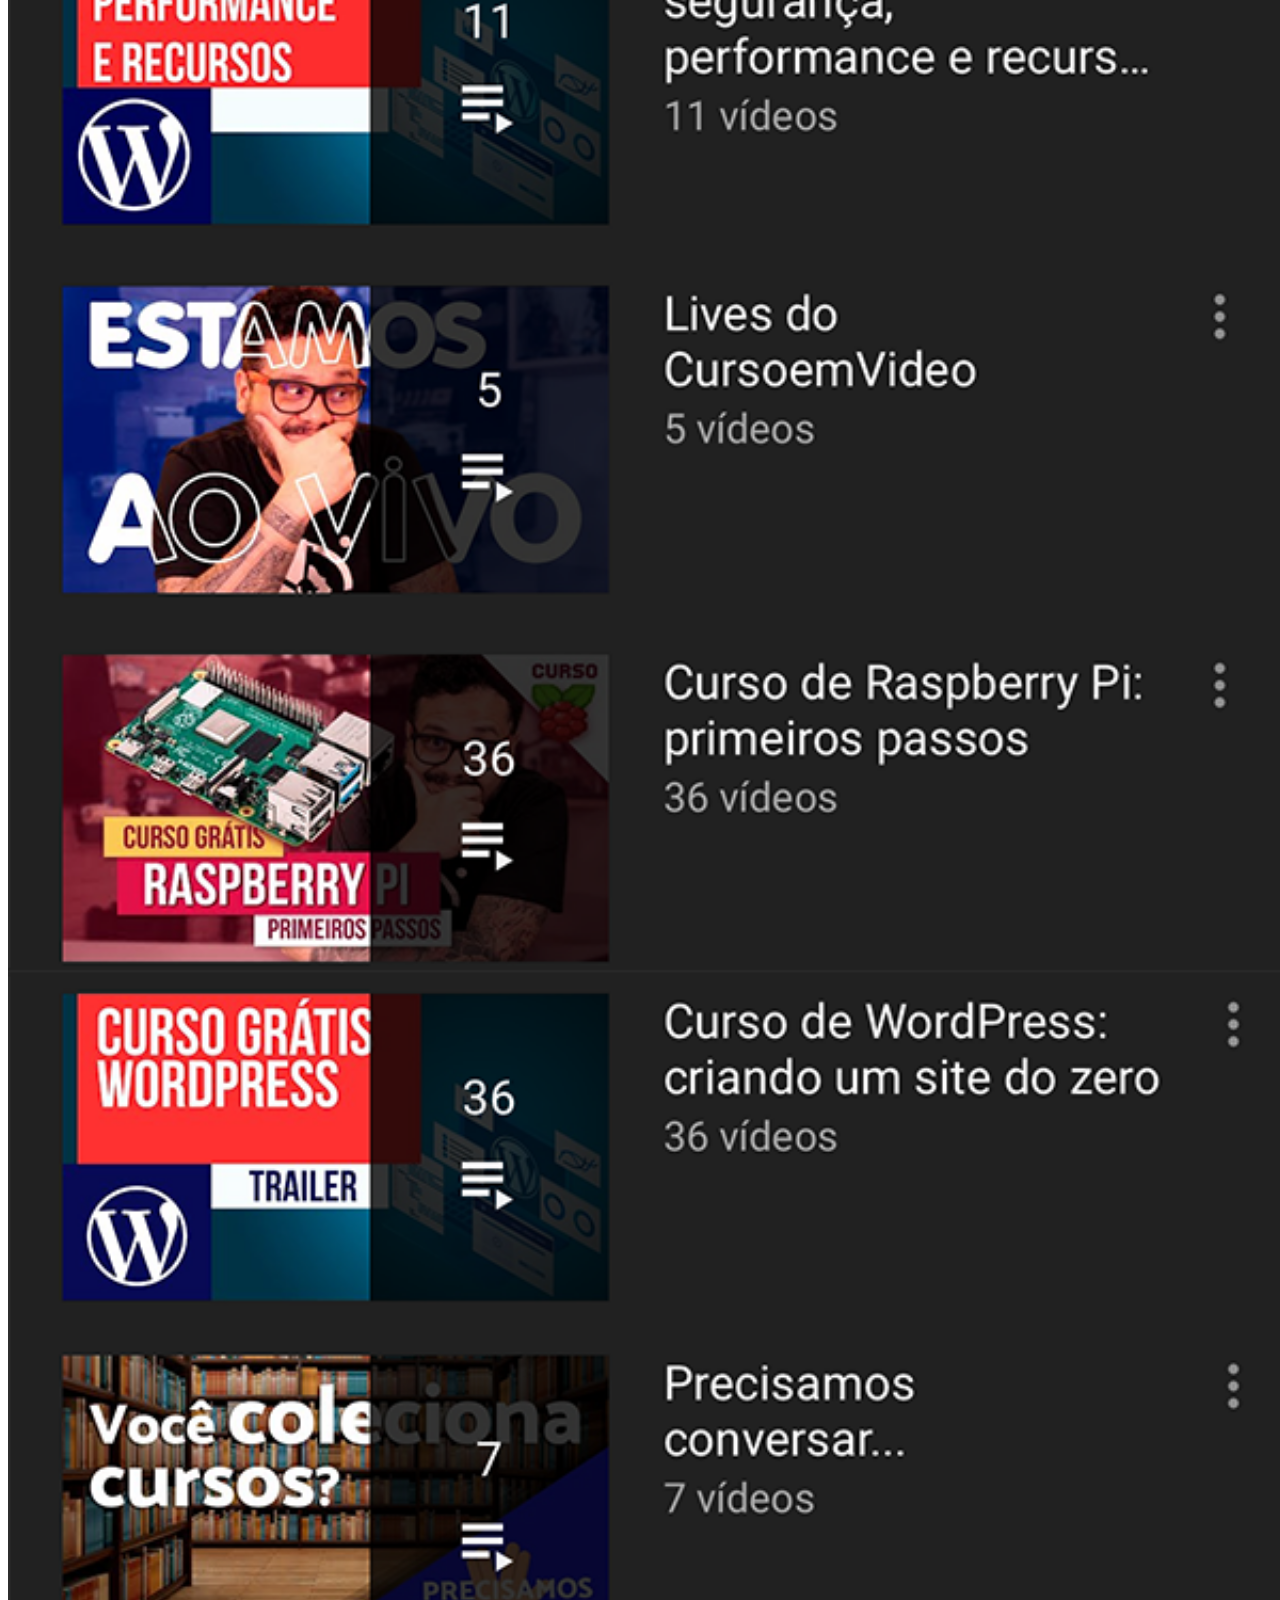
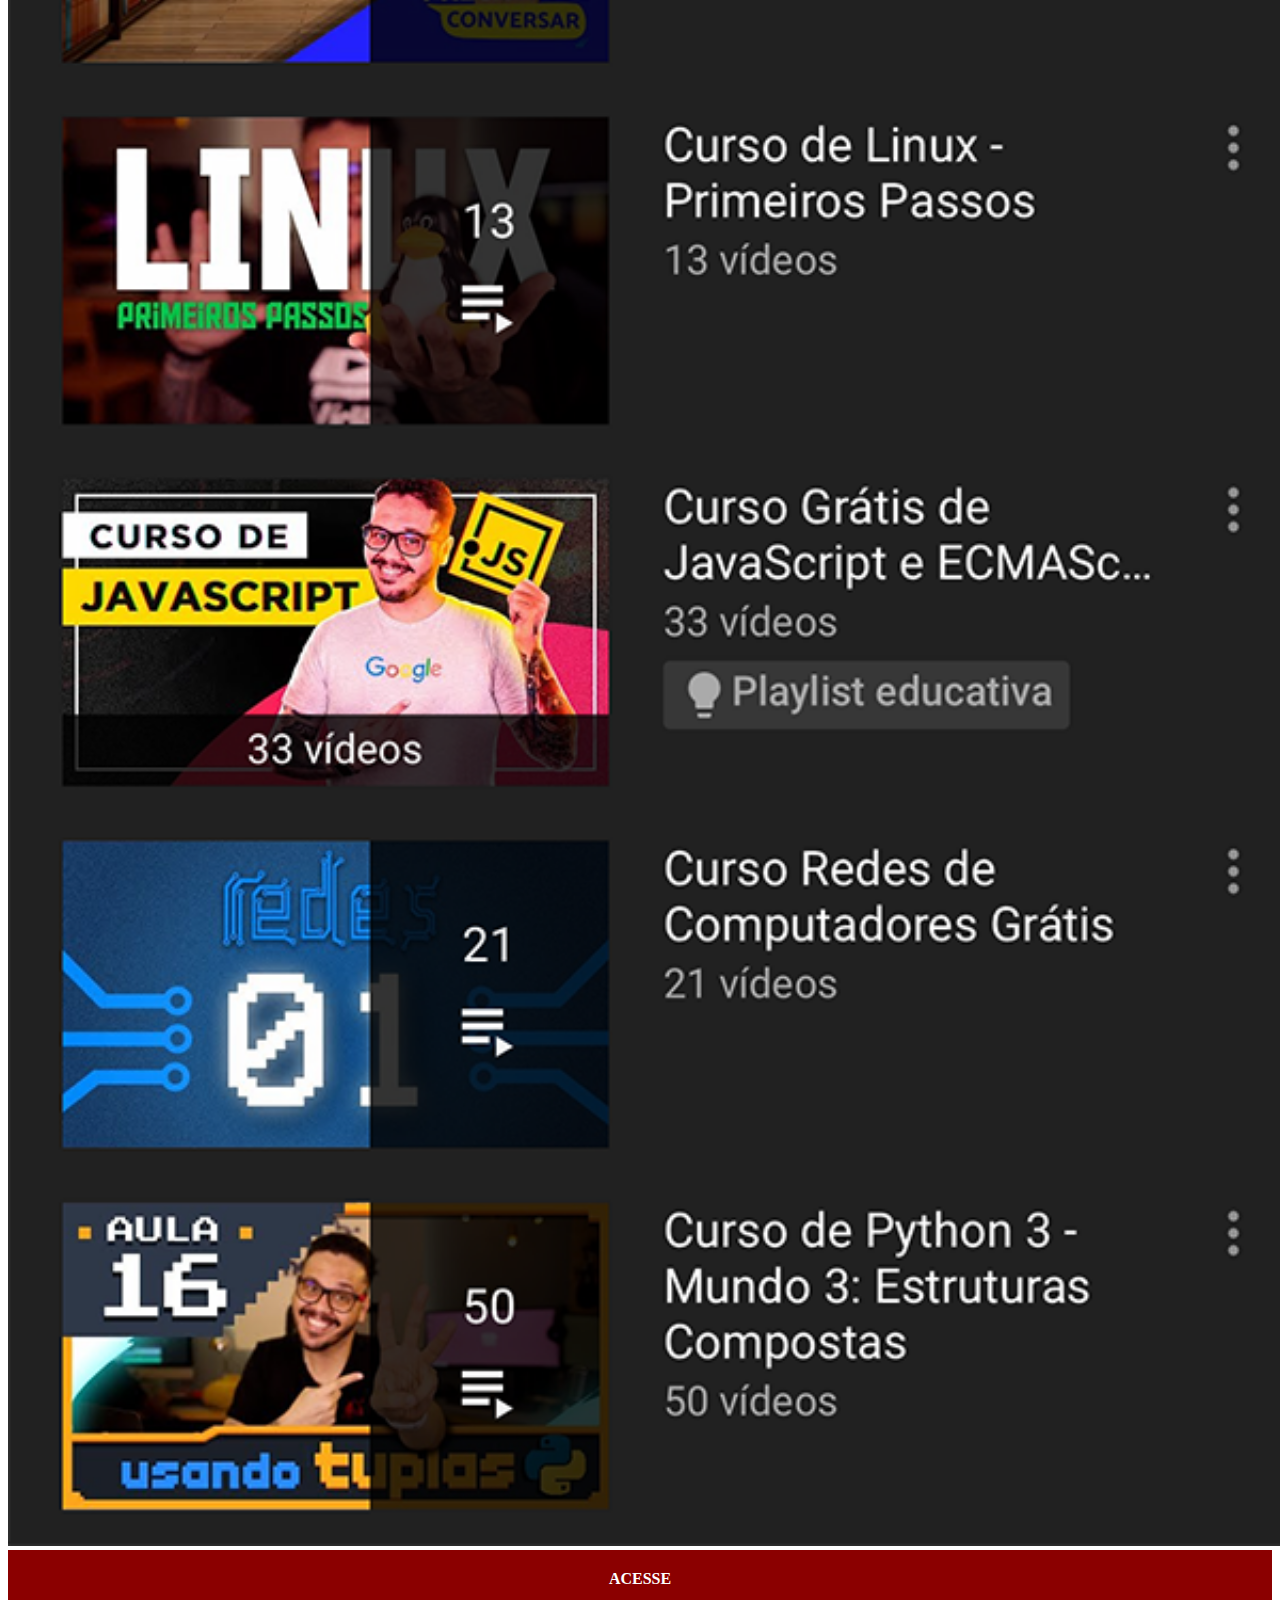
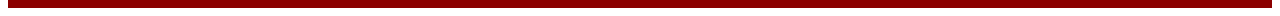
<file: youtube.html>
<!DOCTYPE html>
<html lang="pt-br">
<head>
    <meta charset="UTF-8">
    <meta http-equiv="X-UA-Compatible" content="IE=edge">
    <meta name="viewport" content="width=device-width, initial-scale=1.0">
    <title>Youtube</title>
    <link rel="stylesheet" href="estilos/social.css">
</head>
<body>
    <img src="imagens/tela-youtube.png" alt="tela-youtube"><a href="httpps://www.youtube.com/user/cursoemvideo/playlists" target="_blank">ACESSE</a>
</body>
</html>
</file>
<file: estilos/style.css>
@charset "UTF-8";

*{
    margin: 0px;
    padding: 0px;
    font-family: Arial, Helvetica, sans-serif;
}

html, body{
    height: 100vh;
    width: 100vw;
    background-color: black;
}
body{
    background: url('../imagens/fundo-madeira.jpg') no-repeat top center;
    background-size: cover;
    background-attachment: fixed;
}

main{
    position: relative;
    height: 100vh;
}

section#telefone{
    position: absolute;
    top: 50%;
    left: 50%;
    transform: translate(-50%,-50%);
    height: 627px;
    width: 311px;
    background: url('../imagens/frame-iphone.png') no-repeat;
}

iframe#tela{
    position: relative;
    top: 80px;
    left: 22px;
    width: 267px;
    height: 471px;

}

section#redes-sociais{
    text-align: right;
}

section#redes-sociais img{
    width: 50px;
    margin: 10px;
    border-radius: 50%;
    box-shadow: 2px 2px 5px rgba(0, 0, 0, 0.4);
}

section#redes-sociais img:hover{
    border: 2px solid rgba(255, 255, 255,0.637);
    transform: translate(-3px,-3px);
    box-shadow: 5px 5px 10px rgba(0, 0, 0, 0.623);
    transition: transform .3s, border 1s;
}
</file>
<file: estilos/social.css>
@charset "UTF-8"

*{
    margin: 0px;
    padding: 0px;
    font-family: Arial, Helvetica, sans-serif;
}

::-webkit-scrollbar{
    width: 0px;
    height: 0px;
}
img{
    width: 100vw;
}
a{
    display: block;
    background-color: darkred;
    color: white;
    padding: 20px;
    text-align: center;
    font-weight: bolder;
    text-decoration: none;
}
a:hover{
    background-color: red;
}
</file>
